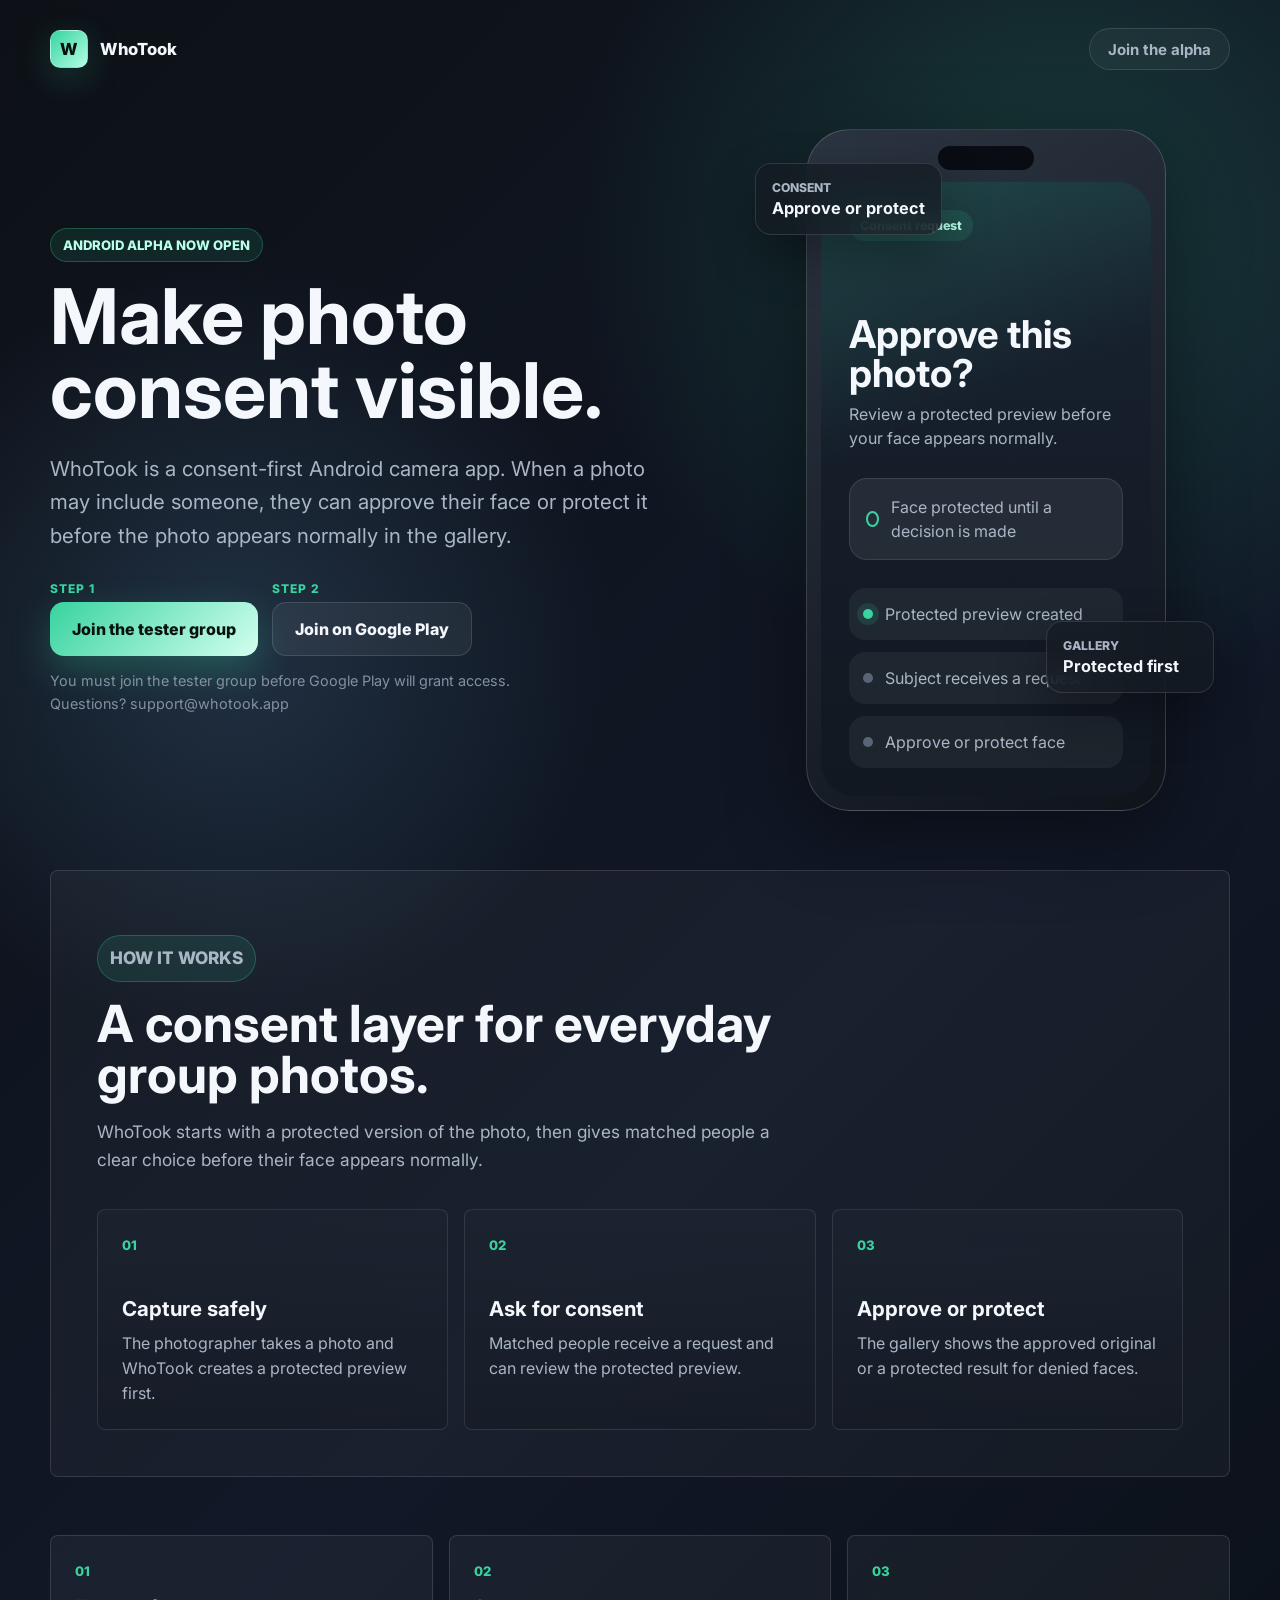
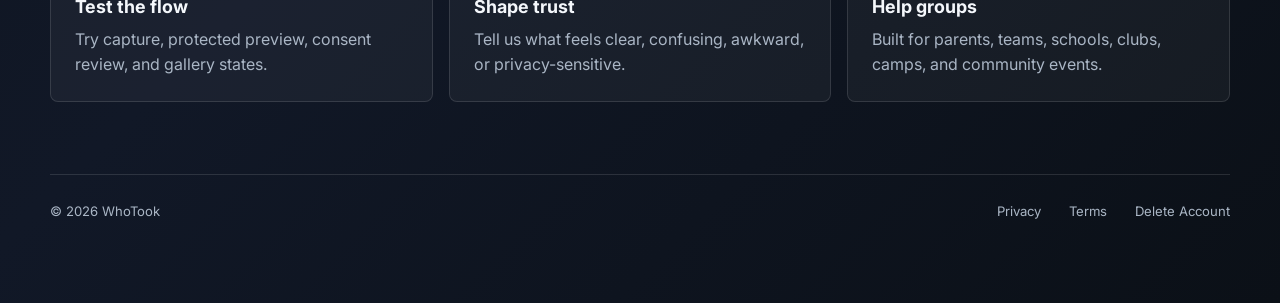
<file: index.html>
<!doctype html>
<html lang="en">
  <head>
    <meta charset="utf-8" />
    <meta name="viewport" content="width=device-width, initial-scale=1" />
    <title>WhoTook | Android Alpha</title>
    <meta
      name="description"
      content="Join the WhoTook Android alpha and help test a consent-first camera app for group photos."
    />
    <meta property="og:title" content="WhoTook | Android Alpha" />
    <meta
      property="og:description"
      content="WhoTook helps people approve their face or protect it before a group photo appears normally in the gallery."
    />
    <meta property="og:type" content="website" />
    <meta name="theme-color" content="#0d1117" />
    <link rel="preconnect" href="https://fonts.googleapis.com" />
    <link rel="preconnect" href="https://fonts.gstatic.com" crossorigin />
    <link
      href="https://fonts.googleapis.com/css2?family=Inter:wght@400;500;600;700;800&display=swap"
      rel="stylesheet"
    />
    <link rel="stylesheet" href="styles.css" />
  </head>
  <body>
    <main class="page-shell">
      <nav class="nav" aria-label="Primary">
        <a class="brand" href="/" aria-label="WhoTook home">
          <span class="brand-mark">W</span>
          <span>WhoTook</span>
        </a>
        <a class="nav-link" href="#join">Join the alpha</a>
      </nav>

      <section class="hero" aria-labelledby="hero-title">
        <div class="hero-copy">
          <p class="eyebrow">Android alpha now open</p>
          <h1 id="hero-title">Make photo consent visible.</h1>
          <p class="hero-text">
            WhoTook is a consent-first Android camera app. When a photo may
            include someone, they can approve their face or protect it before
            the photo appears normally in the gallery.
          </p>
          <div class="join-steps" id="join">
            <div class="join-step">
              <span class="step-label">Step 1</span>
              <a
                class="button primary"
                href="https://groups.google.com/g/whotook-beta-testers"
                target="_blank"
                rel="noreferrer"
              >
                Join the tester group
              </a>
            </div>
            <div class="join-step">
              <span class="step-label">Step 2</span>
              <a
                class="button secondary"
                href="https://play.google.com/apps/testing/com.privacy.whotook"
                target="_blank"
                rel="noreferrer"
              >
                Join on Google Play
              </a>
            </div>
          </div>
          <p class="fine-print">
            You must join the tester group before Google Play will grant access.
          </p>
          <p class="fine-print" style="margin-top: 6px;">
            Questions? <a href="mailto:support@whotook.app">support@whotook.app</a>
          </p>
        </div>

        <div class="phone-stage" aria-label="WhoTook app preview">
          <div class="ambient-card card-one">
            <span>Consent</span>
            <strong>Approve or protect</strong>
          </div>
          <div class="ambient-card card-two">
            <span>Gallery</span>
            <strong>Protected first</strong>
          </div>
          <div class="phone">
            <div class="phone-top"></div>
            <div class="app-screen">
              <div class="status-pill">Consent request</div>
              <h2>Approve this photo?</h2>
              <p>Review a protected preview before your face appears normally.</p>
              <div class="search-box">
                <span></span>
                <p>Face protected until a decision is made</p>
              </div>
              <div class="activity-list">
                <div>
                  <span class="dot active"></span>
                  <p>Protected preview created</p>
                </div>
                <div>
                  <span class="dot"></span>
                  <p>Subject receives a request</p>
                </div>
                <div>
                  <span class="dot"></span>
                  <p>Approve or protect face</p>
                </div>
              </div>
            </div>
          </div>
        </div>
      </section>

      <section class="how-it-works" aria-labelledby="how-title">
        <div class="section-heading">
          <p class="eyebrow">How it works</p>
          <h2 id="how-title">A consent layer for everyday group photos.</h2>
          <p>
            WhoTook starts with a protected version of the photo, then gives
            matched people a clear choice before their face appears normally.
          </p>
        </div>
        <div class="steps-grid">
          <article>
            <span>01</span>
            <h3>Capture safely</h3>
            <p>The photographer takes a photo and WhoTook creates a protected preview first.</p>
          </article>
          <article>
            <span>02</span>
            <h3>Ask for consent</h3>
            <p>Matched people receive a request and can review the protected preview.</p>
          </article>
          <article>
            <span>03</span>
            <h3>Approve or protect</h3>
            <p>The gallery shows the approved original or a protected result for denied faces.</p>
          </article>
        </div>
      </section>

      <section class="proof-grid" aria-label="Why join">
        <article>
          <span>01</span>
          <h2>Test the flow</h2>
          <p>Try capture, protected preview, consent review, and gallery states.</p>
        </article>
        <article>
          <span>02</span>
          <h2>Shape trust</h2>
          <p>Tell us what feels clear, confusing, awkward, or privacy-sensitive.</p>
        </article>
        <article>
          <span>03</span>
          <h2>Help groups</h2>
          <p>Built for parents, teams, schools, clubs, camps, and community events.</p>
        </article>
      </section>
      <footer class="main-footer">
        <span>© 2026 WhoTook</span>
        <div class="main-footer-links">
          <a href="/privacy/">Privacy</a>
          <a href="/terms/">Terms</a>
          <a href="/delete-account/">Delete Account</a>
        </div>
      </footer>
    </main>
  </body>
</html>
</file>
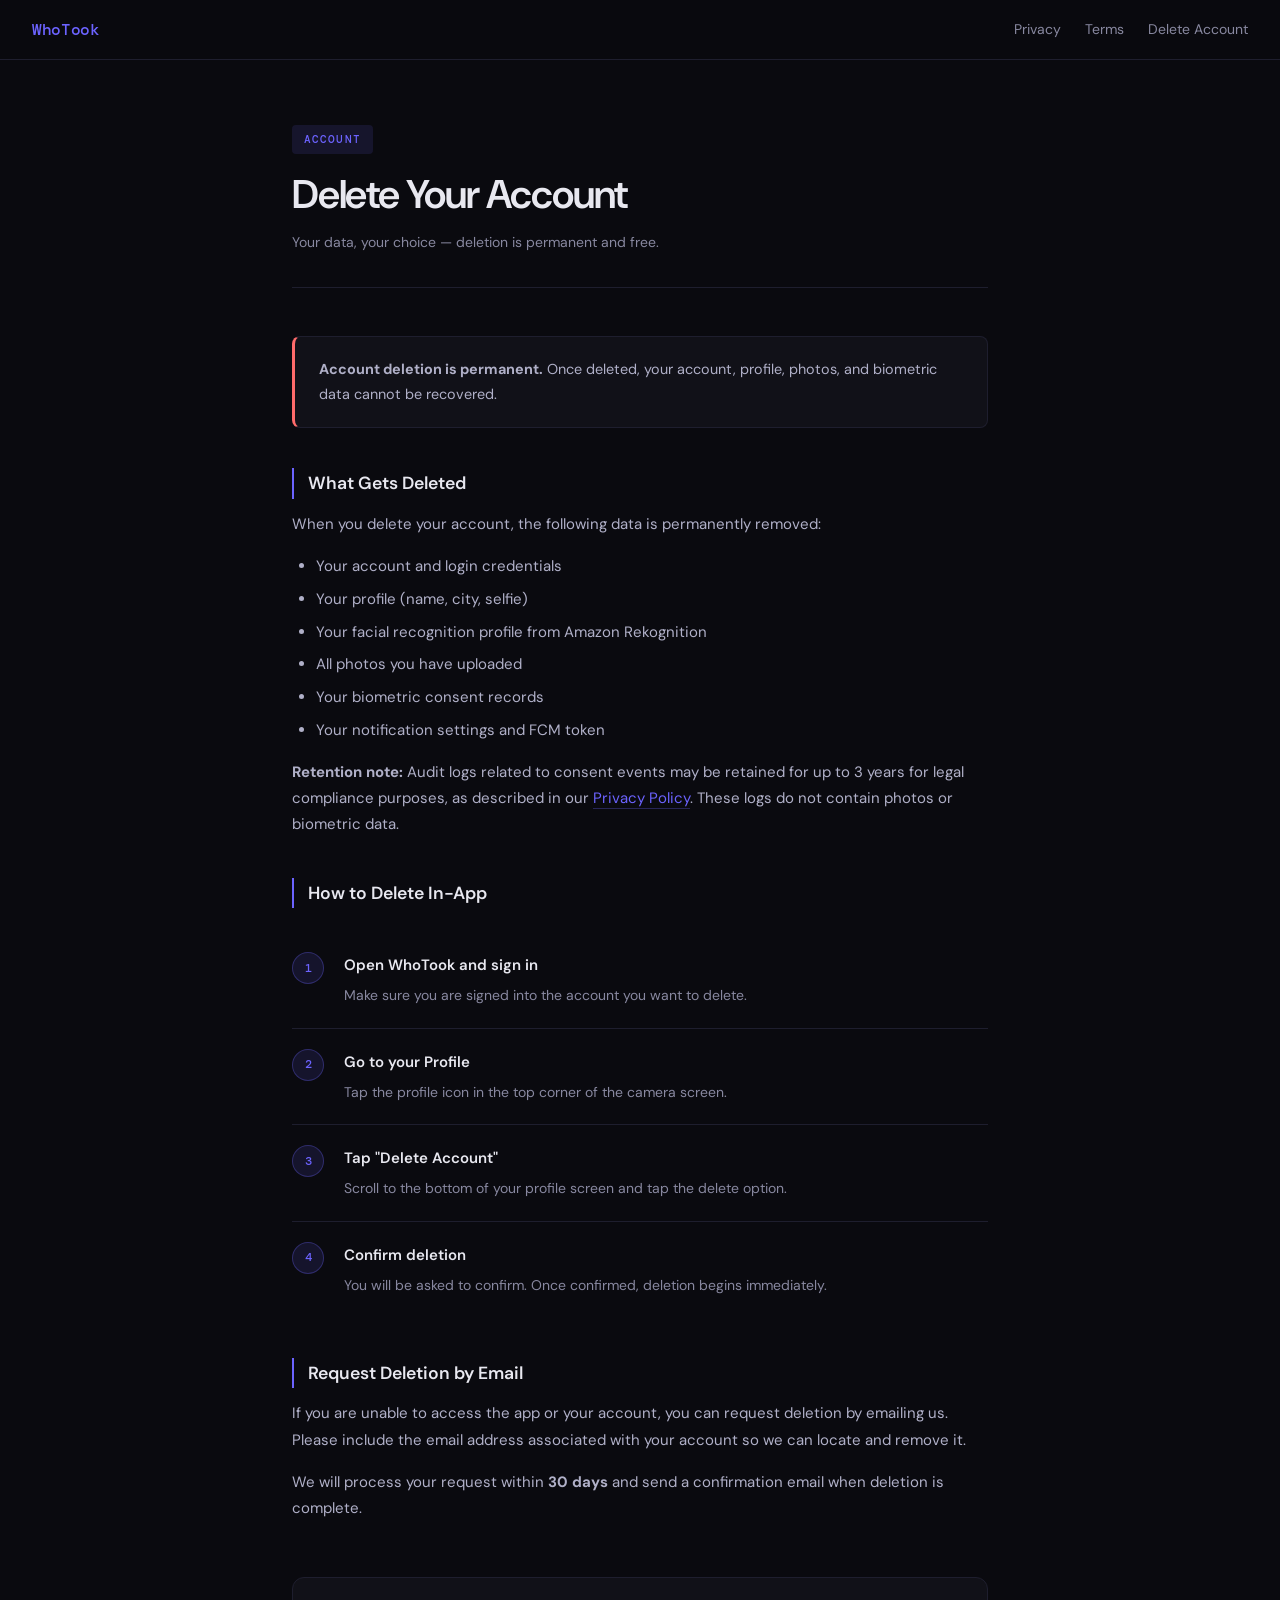
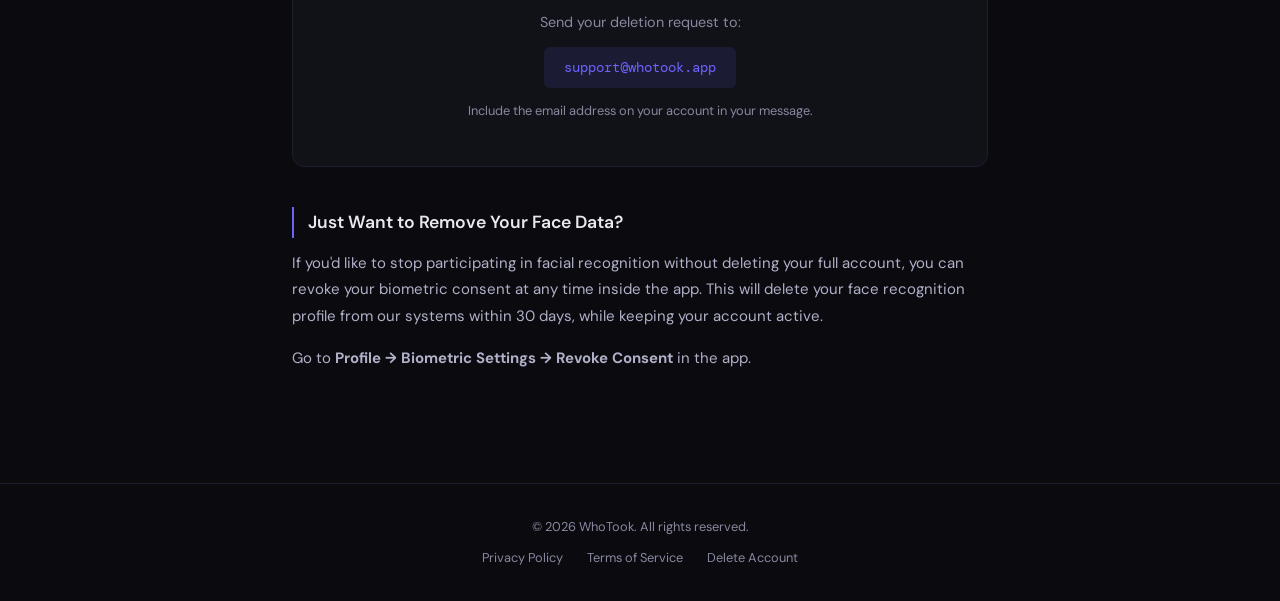
<file: delete-account/index.html>
<!DOCTYPE html>
<html lang="en">
<head>
  <meta charset="UTF-8" />
  <meta name="viewport" content="width=device-width, initial-scale=1.0" />
  <title>Delete Your Account — WhoTook</title>
  <meta name="description" content="How to delete your WhoTook account and all associated data." />
  <link rel="stylesheet" href="../style.css" />
</head>
<body>

<nav>
  <a class="nav-logo" href="/">WhoTook</a>
  <div class="nav-links">
    <a href="/privacy/">Privacy</a>
    <a href="/terms/">Terms</a>
    <a href="/delete-account/">Delete Account</a>
  </div>
</nav>

<div class="page-wrap">
  <header class="page-header">
    <div class="page-tag">Account</div>
    <h1>Delete Your Account</h1>
    <p class="page-meta">Your data, your choice — deletion is permanent and free.</p>
  </header>

  <div class="content">

    <div class="callout warn">
      <p><strong>Account deletion is permanent.</strong> Once deleted, your account, profile, photos, and biometric data cannot be recovered.</p>
    </div>

    <h2>What Gets Deleted</h2>
    <p>When you delete your account, the following data is permanently removed:</p>
    <ul>
      <li>Your account and login credentials</li>
      <li>Your profile (name, city, selfie)</li>
      <li>Your facial recognition profile from Amazon Rekognition</li>
      <li>All photos you have uploaded</li>
      <li>Your biometric consent records</li>
      <li>Your notification settings and FCM token</li>
    </ul>

    <p><strong>Retention note:</strong> Audit logs related to consent events may be retained for up to 3 years for legal compliance purposes, as described in our <a href="/privacy/">Privacy Policy</a>. These logs do not contain photos or biometric data.</p>

    <h2>How to Delete In-App</h2>

    <div class="steps">
      <div class="step">
        <div class="step-num">1</div>
        <div class="step-body">
          <h3>Open WhoTook and sign in</h3>
          <p>Make sure you are signed into the account you want to delete.</p>
        </div>
      </div>
      <div class="step">
        <div class="step-num">2</div>
        <div class="step-body">
          <h3>Go to your Profile</h3>
          <p>Tap the profile icon in the top corner of the camera screen.</p>
        </div>
      </div>
      <div class="step">
        <div class="step-num">3</div>
        <div class="step-body">
          <h3>Tap "Delete Account"</h3>
          <p>Scroll to the bottom of your profile screen and tap the delete option.</p>
        </div>
      </div>
      <div class="step">
        <div class="step-num">4</div>
        <div class="step-body">
          <h3>Confirm deletion</h3>
          <p>You will be asked to confirm. Once confirmed, deletion begins immediately.</p>
        </div>
      </div>
    </div>

    <h2>Request Deletion by Email</h2>
    <p>If you are unable to access the app or your account, you can request deletion by emailing us. Please include the email address associated with your account so we can locate and remove it.</p>
    <p>We will process your request within <strong>30 days</strong> and send a confirmation email when deletion is complete.</p>

    <div class="contact-box">
      <p>Send your deletion request to:</p>
      <a class="email-link" href="mailto:support@whotook.app?subject=Account%20Deletion%20Request">support@whotook.app</a>
      <p style="margin-top: 0.75rem; font-size: 0.8rem;">Include the email address on your account in your message.</p>
    </div>

    <h2>Just Want to Remove Your Face Data?</h2>
    <p>If you'd like to stop participating in facial recognition without deleting your full account, you can revoke your biometric consent at any time inside the app. This will delete your face recognition profile from our systems within 30 days, while keeping your account active.</p>
    <p>Go to <strong>Profile → Biometric Settings → Revoke Consent</strong> in the app.</p>

  </div>
</div>

<footer>
  <div>© 2026 WhoTook. All rights reserved.</div>
  <div class="footer-links">
    <a href="/privacy/">Privacy Policy</a>
    <a href="/terms/">Terms of Service</a>
    <a href="/delete-account/">Delete Account</a>
  </div>
</footer>

</body>
</html>
</file>
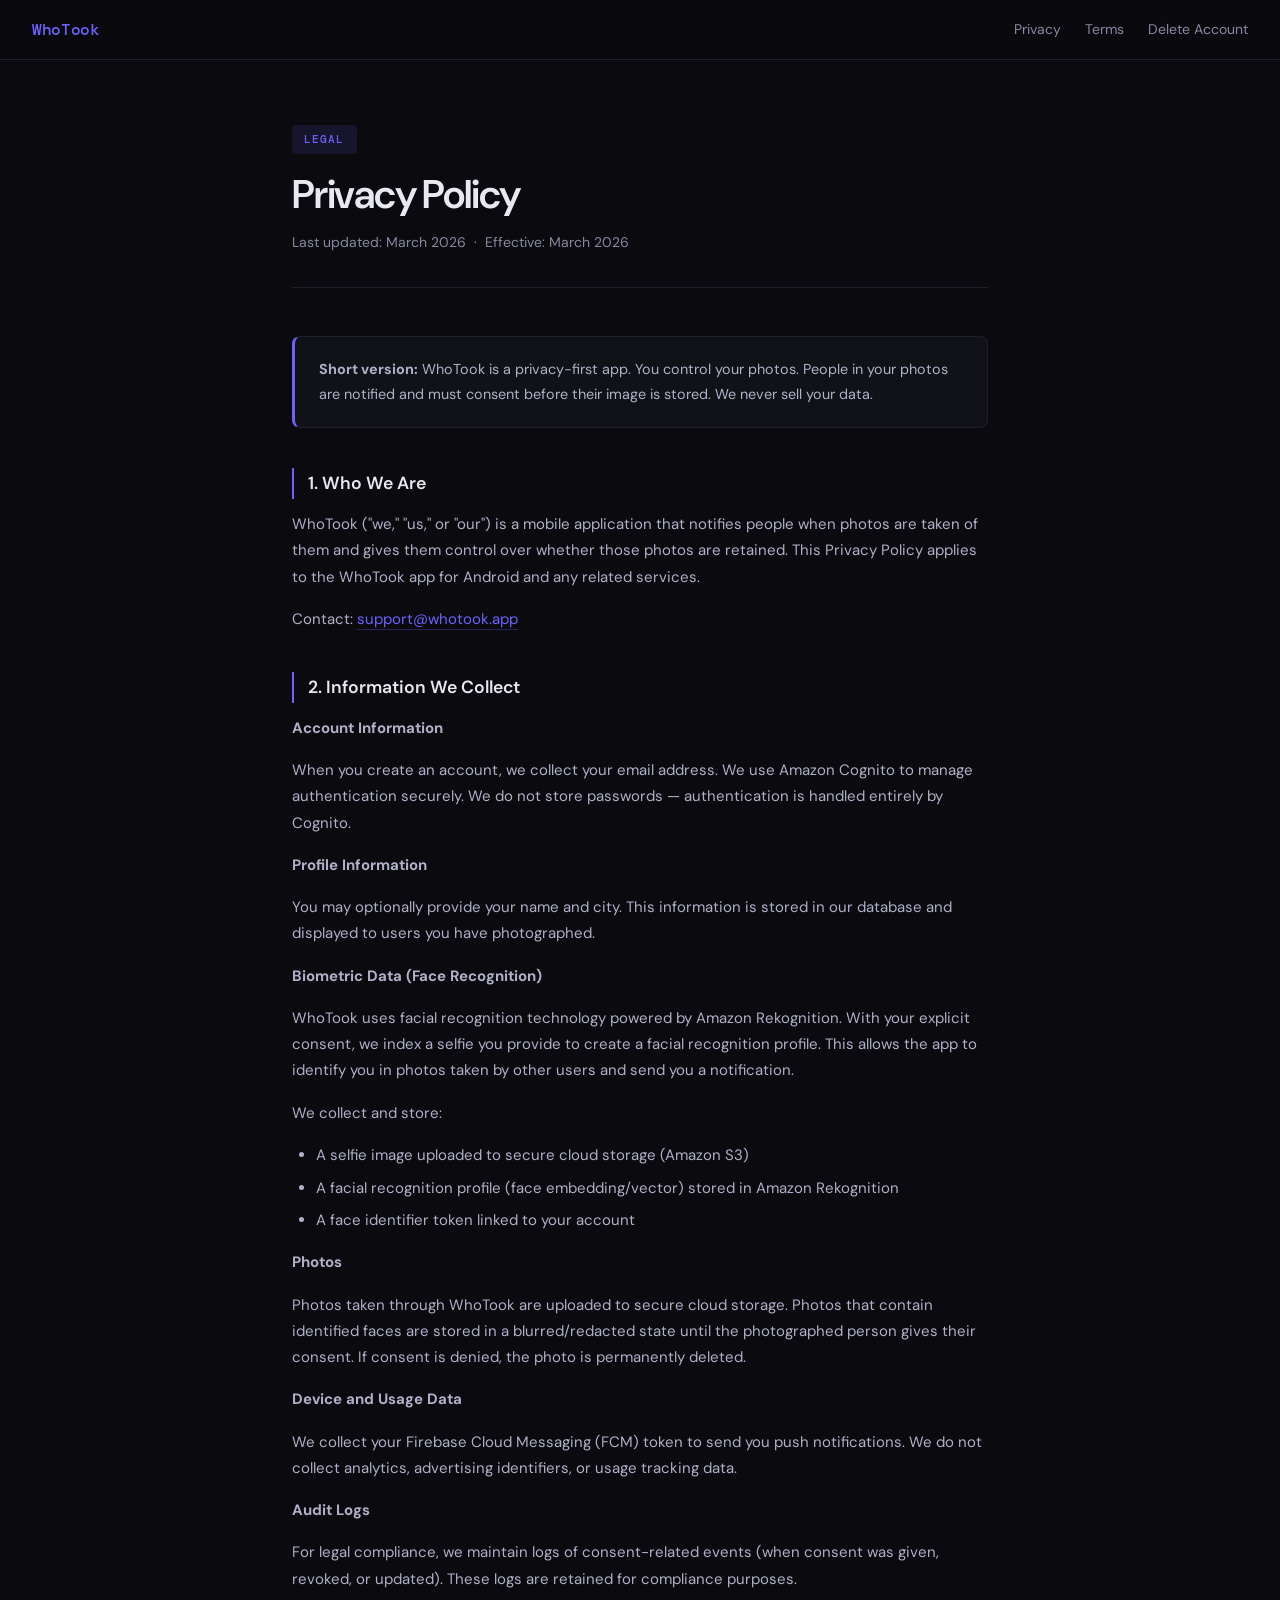
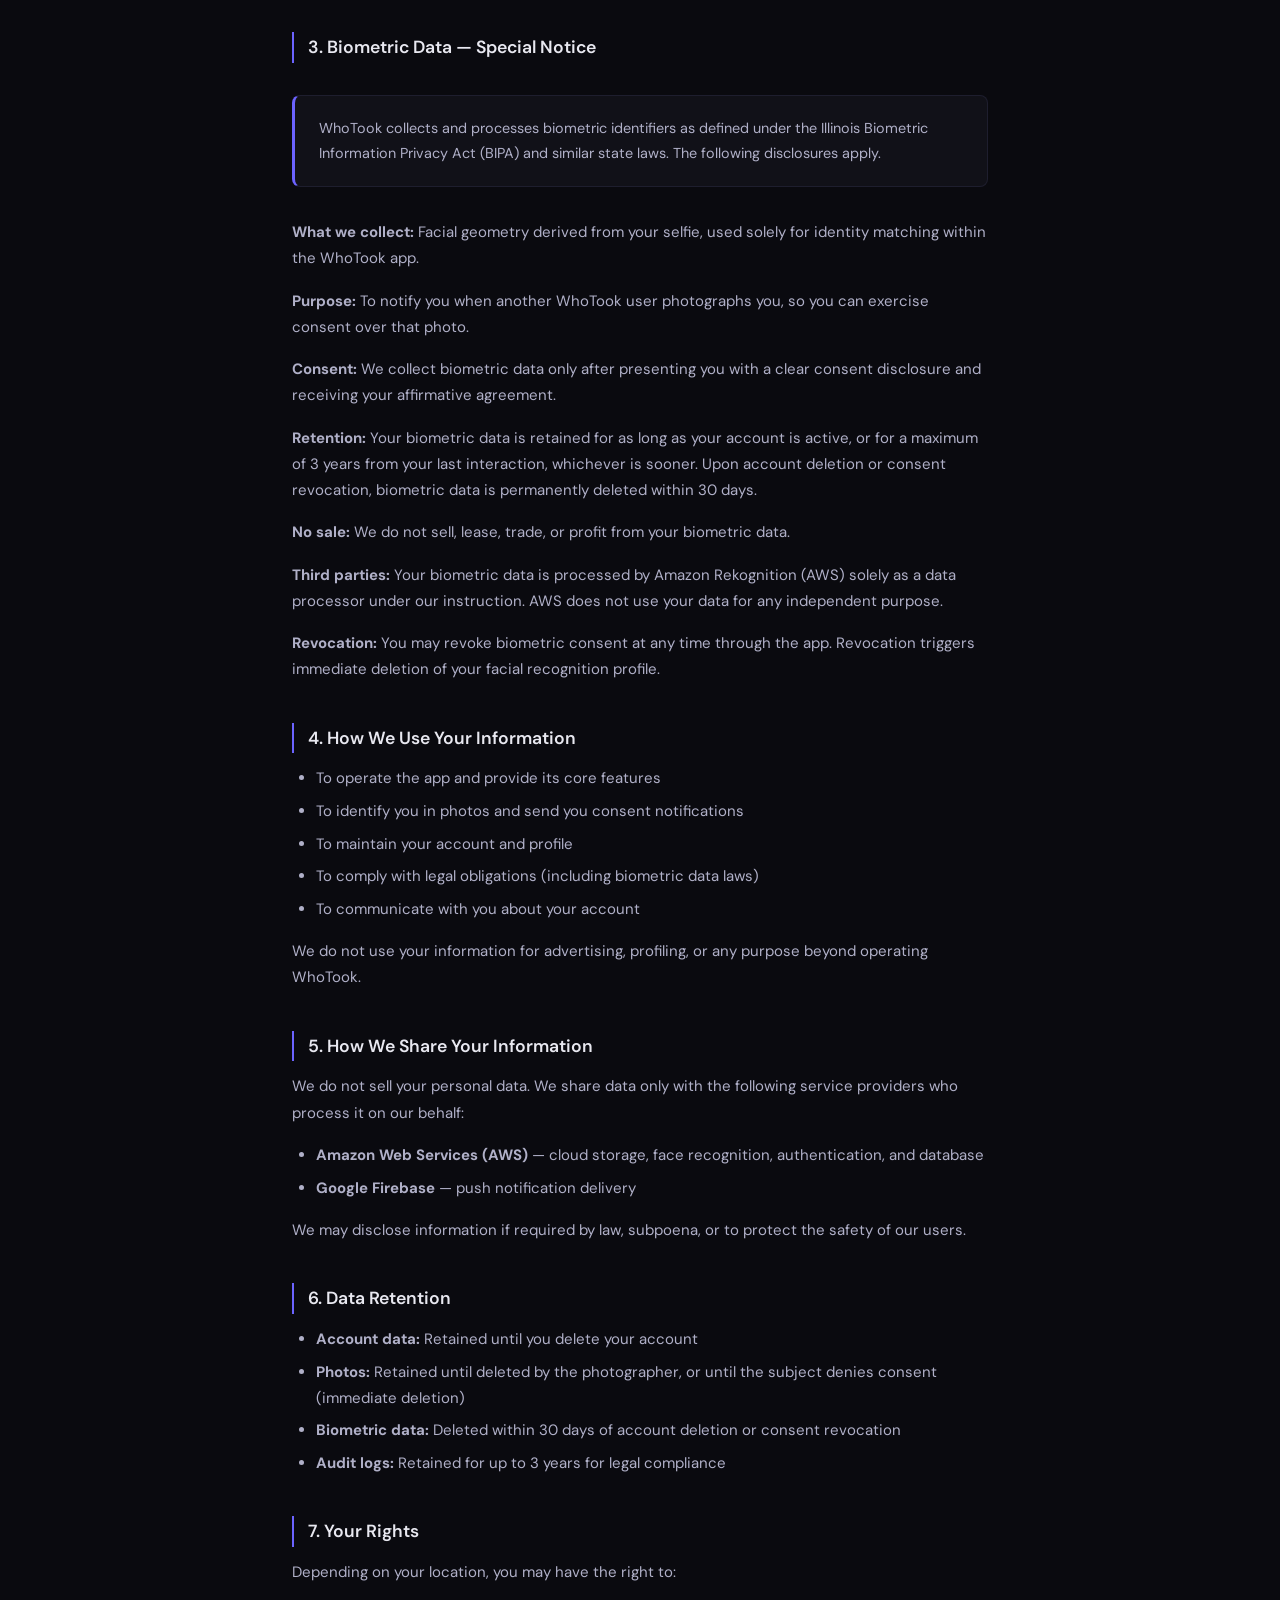
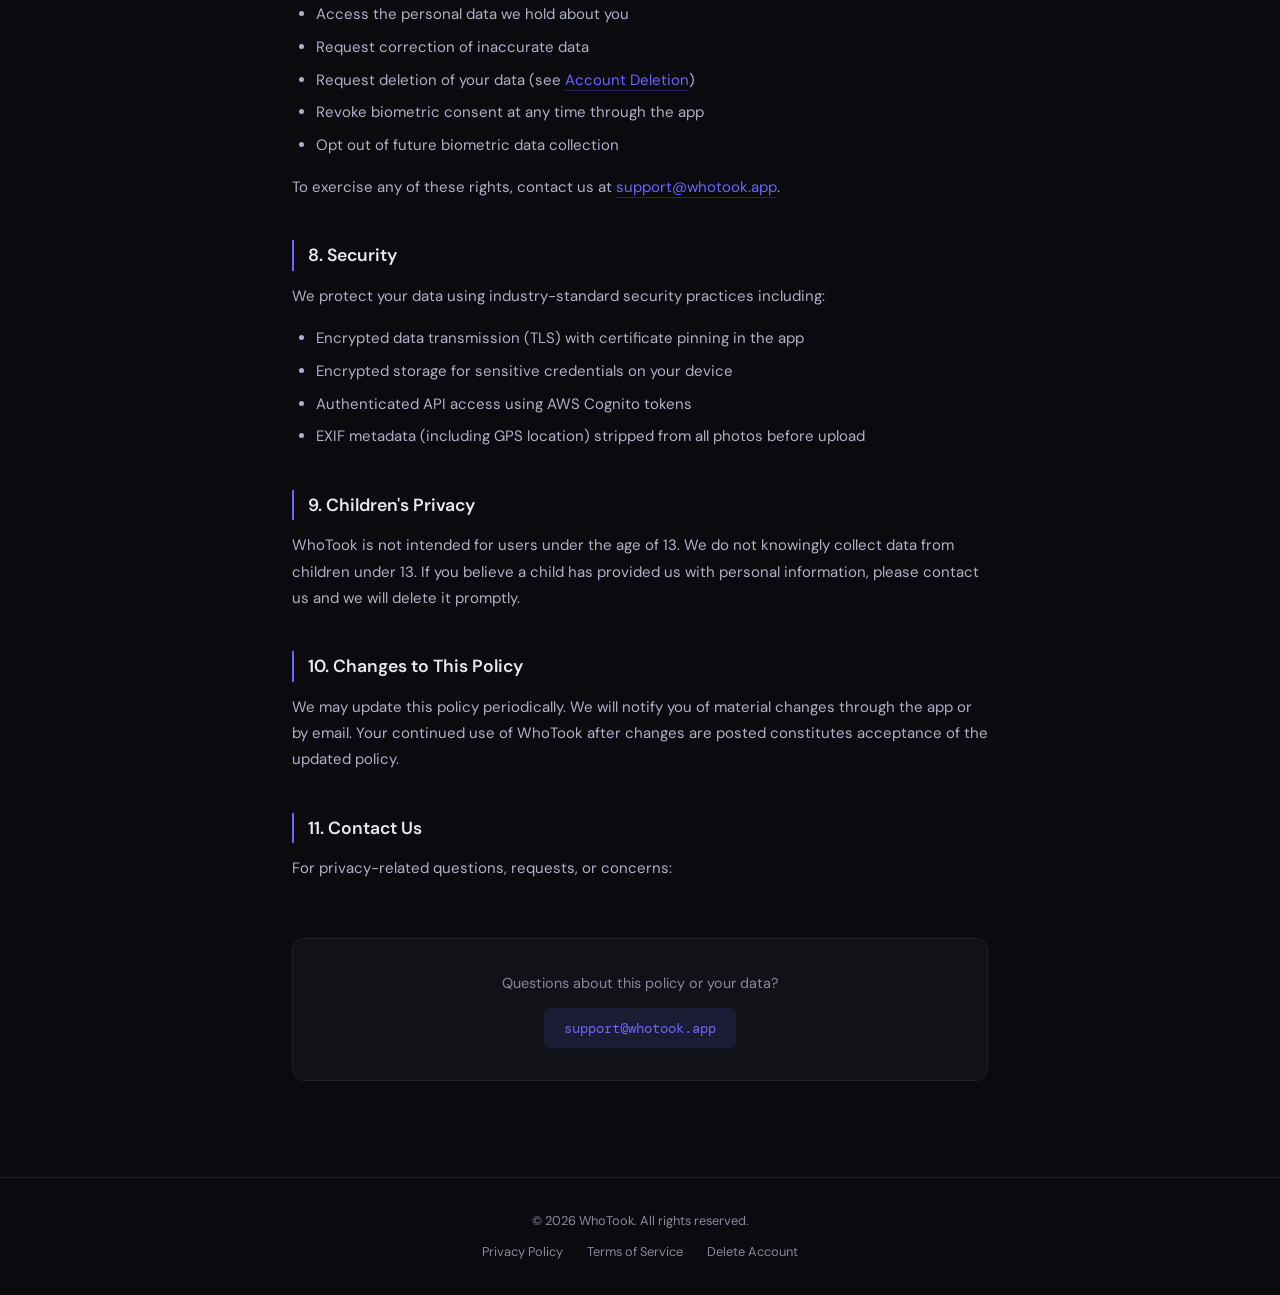
<file: privacy/index.html>
<!DOCTYPE html>
<html lang="en">
<head>
  <meta charset="UTF-8" />
  <meta name="viewport" content="width=device-width, initial-scale=1.0" />
  <title>Privacy Policy — WhoTook</title>
  <meta name="description" content="WhoTook Privacy Policy — how we collect, use, and protect your data." />
  <link rel="stylesheet" href="../style.css" />
</head>
<body>

<nav>
  <a class="nav-logo" href="/">WhoTook</a>
  <div class="nav-links">
    <a href="/privacy/">Privacy</a>
    <a href="/terms/">Terms</a>
    <a href="/delete-account/">Delete Account</a>
  </div>
</nav>

<div class="page-wrap">
  <header class="page-header">
    <div class="page-tag">Legal</div>
    <h1>Privacy Policy</h1>
    <p class="page-meta">Last updated: March 2026 &nbsp;·&nbsp; Effective: March 2026</p>
  </header>

  <div class="content">

    <div class="callout">
      <p><strong>Short version:</strong> WhoTook is a privacy-first app. You control your photos. People in your photos are notified and must consent before their image is stored. We never sell your data.</p>
    </div>

    <h2>1. Who We Are</h2>
    <p>WhoTook ("we," "us," or "our") is a mobile application that notifies people when photos are taken of them and gives them control over whether those photos are retained. This Privacy Policy applies to the WhoTook app for Android and any related services.</p>
    <p>Contact: <a href="mailto:support@whotook.app">support@whotook.app</a></p>

    <h2>2. Information We Collect</h2>

    <p><strong>Account Information</strong></p>
    <p>When you create an account, we collect your email address. We use Amazon Cognito to manage authentication securely. We do not store passwords — authentication is handled entirely by Cognito.</p>

    <p><strong>Profile Information</strong></p>
    <p>You may optionally provide your name and city. This information is stored in our database and displayed to users you have photographed.</p>

    <p><strong>Biometric Data (Face Recognition)</strong></p>
    <p>WhoTook uses facial recognition technology powered by Amazon Rekognition. With your explicit consent, we index a selfie you provide to create a facial recognition profile. This allows the app to identify you in photos taken by other users and send you a notification.</p>
    <p>We collect and store:</p>
    <ul>
      <li>A selfie image uploaded to secure cloud storage (Amazon S3)</li>
      <li>A facial recognition profile (face embedding/vector) stored in Amazon Rekognition</li>
      <li>A face identifier token linked to your account</li>
    </ul>

    <p><strong>Photos</strong></p>
    <p>Photos taken through WhoTook are uploaded to secure cloud storage. Photos that contain identified faces are stored in a blurred/redacted state until the photographed person gives their consent. If consent is denied, the photo is permanently deleted.</p>

    <p><strong>Device and Usage Data</strong></p>
    <p>We collect your Firebase Cloud Messaging (FCM) token to send you push notifications. We do not collect analytics, advertising identifiers, or usage tracking data.</p>

    <p><strong>Audit Logs</strong></p>
    <p>For legal compliance, we maintain logs of consent-related events (when consent was given, revoked, or updated). These logs are retained for compliance purposes.</p>

    <h2>3. Biometric Data — Special Notice</h2>

    <div class="callout">
      <p>WhoTook collects and processes biometric identifiers as defined under the Illinois Biometric Information Privacy Act (BIPA) and similar state laws. The following disclosures apply.</p>
    </div>

    <p><strong>What we collect:</strong> Facial geometry derived from your selfie, used solely for identity matching within the WhoTook app.</p>
    <p><strong>Purpose:</strong> To notify you when another WhoTook user photographs you, so you can exercise consent over that photo.</p>
    <p><strong>Consent:</strong> We collect biometric data only after presenting you with a clear consent disclosure and receiving your affirmative agreement.</p>
    <p><strong>Retention:</strong> Your biometric data is retained for as long as your account is active, or for a maximum of 3 years from your last interaction, whichever is sooner. Upon account deletion or consent revocation, biometric data is permanently deleted within 30 days.</p>
    <p><strong>No sale:</strong> We do not sell, lease, trade, or profit from your biometric data.</p>
    <p><strong>Third parties:</strong> Your biometric data is processed by Amazon Rekognition (AWS) solely as a data processor under our instruction. AWS does not use your data for any independent purpose.</p>
    <p><strong>Revocation:</strong> You may revoke biometric consent at any time through the app. Revocation triggers immediate deletion of your facial recognition profile.</p>

    <h2>4. How We Use Your Information</h2>
    <ul>
      <li>To operate the app and provide its core features</li>
      <li>To identify you in photos and send you consent notifications</li>
      <li>To maintain your account and profile</li>
      <li>To comply with legal obligations (including biometric data laws)</li>
      <li>To communicate with you about your account</li>
    </ul>
    <p>We do not use your information for advertising, profiling, or any purpose beyond operating WhoTook.</p>

    <h2>5. How We Share Your Information</h2>
    <p>We do not sell your personal data. We share data only with the following service providers who process it on our behalf:</p>
    <ul>
      <li><strong>Amazon Web Services (AWS)</strong> — cloud storage, face recognition, authentication, and database</li>
      <li><strong>Google Firebase</strong> — push notification delivery</li>
    </ul>
    <p>We may disclose information if required by law, subpoena, or to protect the safety of our users.</p>

    <h2>6. Data Retention</h2>
    <ul>
      <li><strong>Account data:</strong> Retained until you delete your account</li>
      <li><strong>Photos:</strong> Retained until deleted by the photographer, or until the subject denies consent (immediate deletion)</li>
      <li><strong>Biometric data:</strong> Deleted within 30 days of account deletion or consent revocation</li>
      <li><strong>Audit logs:</strong> Retained for up to 3 years for legal compliance</li>
    </ul>

    <h2>7. Your Rights</h2>
    <p>Depending on your location, you may have the right to:</p>
    <ul>
      <li>Access the personal data we hold about you</li>
      <li>Request correction of inaccurate data</li>
      <li>Request deletion of your data (see <a href="/delete-account/">Account Deletion</a>)</li>
      <li>Revoke biometric consent at any time through the app</li>
      <li>Opt out of future biometric data collection</li>
    </ul>
    <p>To exercise any of these rights, contact us at <a href="mailto:support@whotook.app">support@whotook.app</a>.</p>

    <h2>8. Security</h2>
    <p>We protect your data using industry-standard security practices including:</p>
    <ul>
      <li>Encrypted data transmission (TLS) with certificate pinning in the app</li>
      <li>Encrypted storage for sensitive credentials on your device</li>
      <li>Authenticated API access using AWS Cognito tokens</li>
      <li>EXIF metadata (including GPS location) stripped from all photos before upload</li>
    </ul>

    <h2>9. Children's Privacy</h2>
    <p>WhoTook is not intended for users under the age of 13. We do not knowingly collect data from children under 13. If you believe a child has provided us with personal information, please contact us and we will delete it promptly.</p>

    <h2>10. Changes to This Policy</h2>
    <p>We may update this policy periodically. We will notify you of material changes through the app or by email. Your continued use of WhoTook after changes are posted constitutes acceptance of the updated policy.</p>

    <h2>11. Contact Us</h2>
    <p>For privacy-related questions, requests, or concerns:</p>

    <div class="contact-box">
      <p>Questions about this policy or your data?</p>
      <a class="email-link" href="mailto:support@whotook.app">support@whotook.app</a>
    </div>

  </div>
</div>

<footer>
  <div>© 2026 WhoTook. All rights reserved.</div>
  <div class="footer-links">
    <a href="/privacy/">Privacy Policy</a>
    <a href="/terms/">Terms of Service</a>
    <a href="/delete-account/">Delete Account</a>
  </div>
</footer>

</body>
</html>
</file>
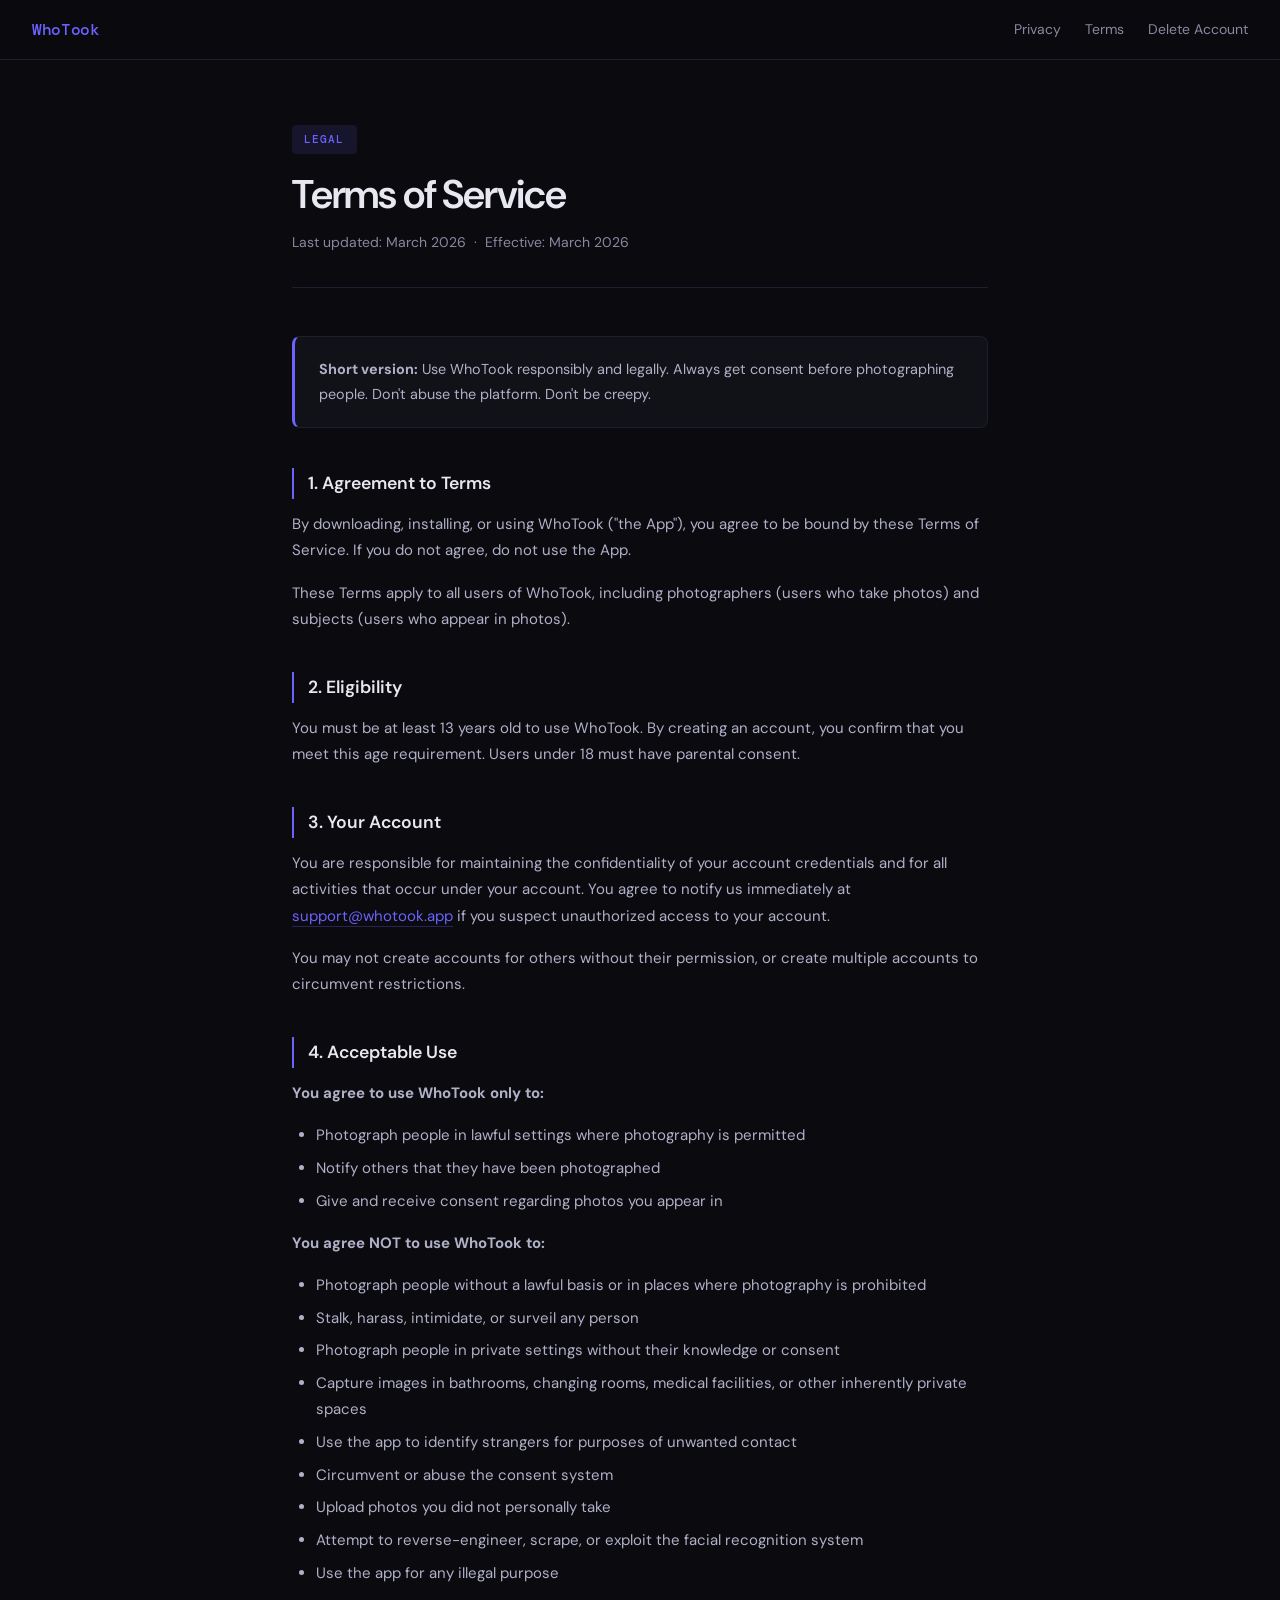
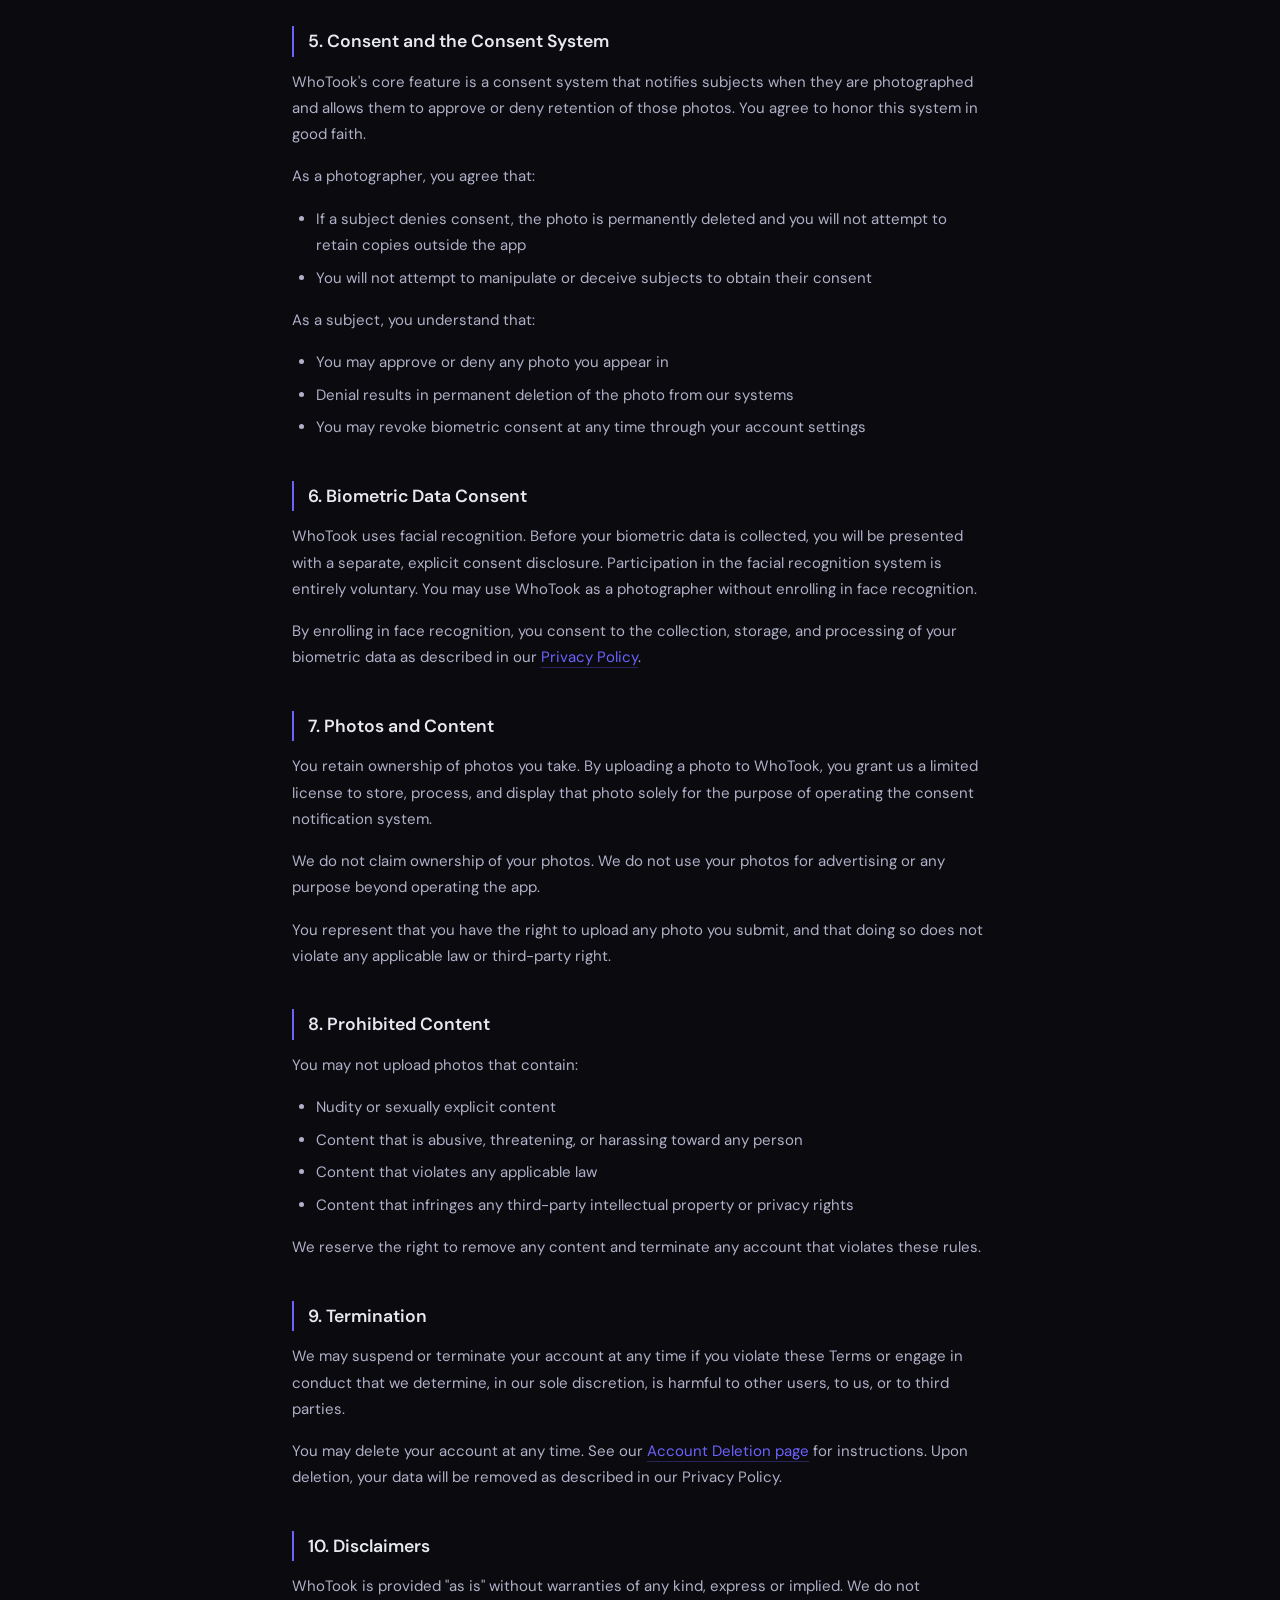
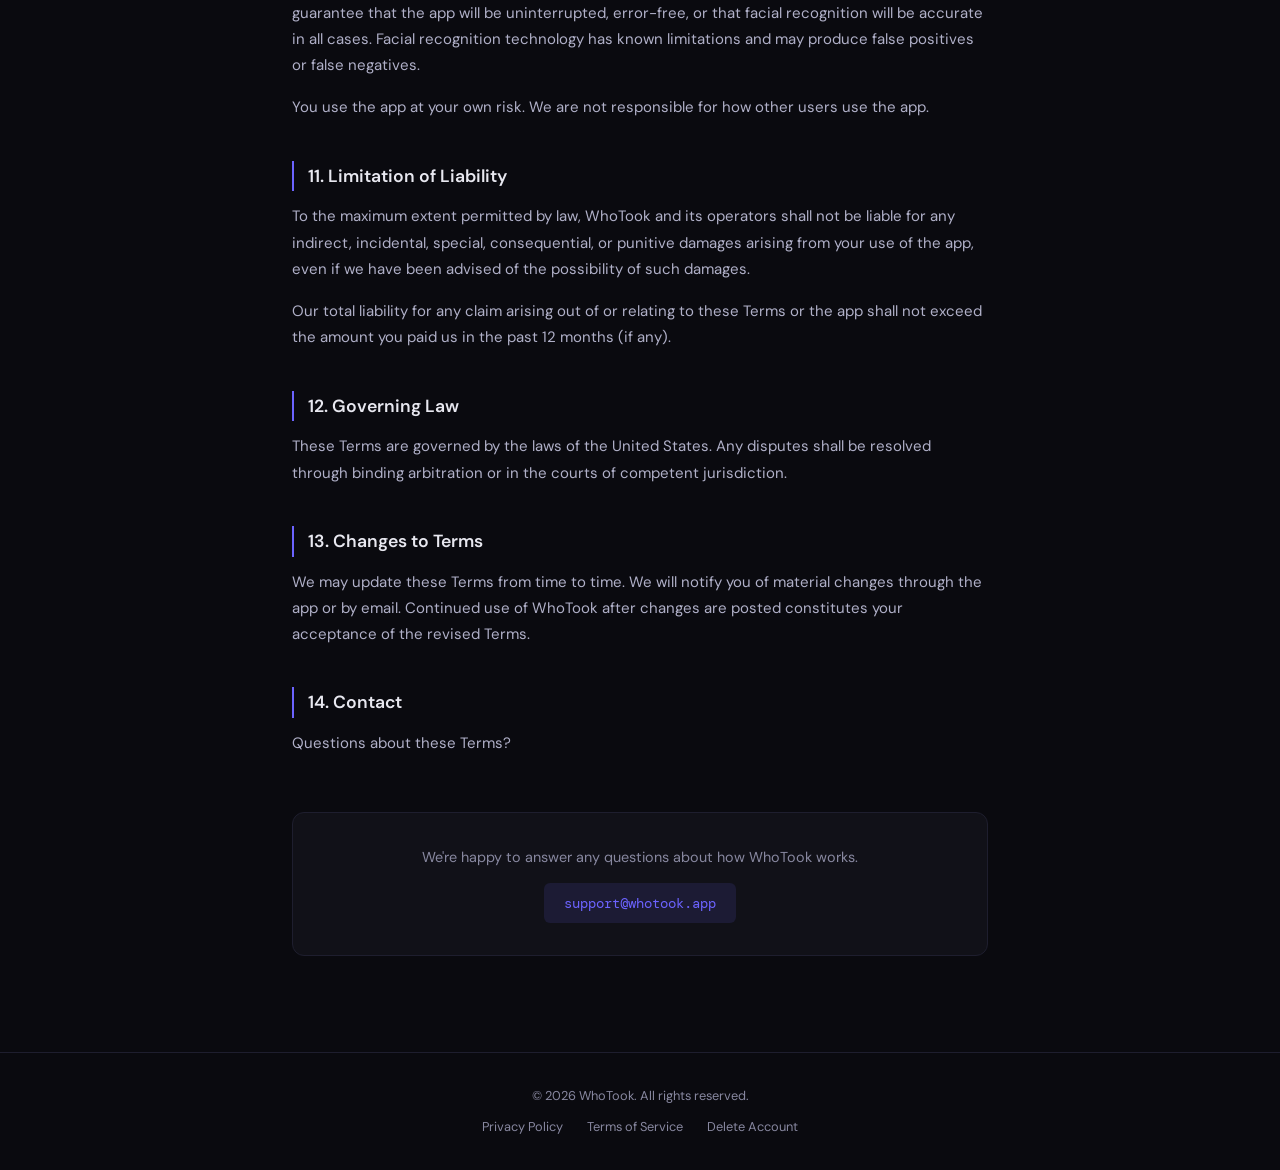
<file: terms/index.html>
<!DOCTYPE html>
<html lang="en">
<head>
  <meta charset="UTF-8" />
  <meta name="viewport" content="width=device-width, initial-scale=1.0" />
  <title>Terms of Service — WhoTook</title>
  <meta name="description" content="WhoTook Terms of Service." />
  <link rel="stylesheet" href="../style.css" />
</head>
<body>

<nav>
  <a class="nav-logo" href="/">WhoTook</a>
  <div class="nav-links">
    <a href="/privacy/">Privacy</a>
    <a href="/terms/">Terms</a>
    <a href="/delete-account/">Delete Account</a>
  </div>
</nav>

<div class="page-wrap">
  <header class="page-header">
    <div class="page-tag">Legal</div>
    <h1>Terms of Service</h1>
    <p class="page-meta">Last updated: March 2026 &nbsp;·&nbsp; Effective: March 2026</p>
  </header>

  <div class="content">

    <div class="callout">
      <p><strong>Short version:</strong> Use WhoTook responsibly and legally. Always get consent before photographing people. Don't abuse the platform. Don't be creepy.</p>
    </div>

    <h2>1. Agreement to Terms</h2>
    <p>By downloading, installing, or using WhoTook ("the App"), you agree to be bound by these Terms of Service. If you do not agree, do not use the App.</p>
    <p>These Terms apply to all users of WhoTook, including photographers (users who take photos) and subjects (users who appear in photos).</p>

    <h2>2. Eligibility</h2>
    <p>You must be at least 13 years old to use WhoTook. By creating an account, you confirm that you meet this age requirement. Users under 18 must have parental consent.</p>

    <h2>3. Your Account</h2>
    <p>You are responsible for maintaining the confidentiality of your account credentials and for all activities that occur under your account. You agree to notify us immediately at <a href="mailto:support@whotook.app">support@whotook.app</a> if you suspect unauthorized access to your account.</p>
    <p>You may not create accounts for others without their permission, or create multiple accounts to circumvent restrictions.</p>

    <h2>4. Acceptable Use</h2>

    <p><strong>You agree to use WhoTook only to:</strong></p>
    <ul>
      <li>Photograph people in lawful settings where photography is permitted</li>
      <li>Notify others that they have been photographed</li>
      <li>Give and receive consent regarding photos you appear in</li>
    </ul>

    <p><strong>You agree NOT to use WhoTook to:</strong></p>
    <ul>
      <li>Photograph people without a lawful basis or in places where photography is prohibited</li>
      <li>Stalk, harass, intimidate, or surveil any person</li>
      <li>Photograph people in private settings without their knowledge or consent</li>
      <li>Capture images in bathrooms, changing rooms, medical facilities, or other inherently private spaces</li>
      <li>Use the app to identify strangers for purposes of unwanted contact</li>
      <li>Circumvent or abuse the consent system</li>
      <li>Upload photos you did not personally take</li>
      <li>Attempt to reverse-engineer, scrape, or exploit the facial recognition system</li>
      <li>Use the app for any illegal purpose</li>
    </ul>

    <h2>5. Consent and the Consent System</h2>
    <p>WhoTook's core feature is a consent system that notifies subjects when they are photographed and allows them to approve or deny retention of those photos. You agree to honor this system in good faith.</p>
    <p>As a photographer, you agree that:</p>
    <ul>
      <li>If a subject denies consent, the photo is permanently deleted and you will not attempt to retain copies outside the app</li>
      <li>You will not attempt to manipulate or deceive subjects to obtain their consent</li>
    </ul>
    <p>As a subject, you understand that:</p>
    <ul>
      <li>You may approve or deny any photo you appear in</li>
      <li>Denial results in permanent deletion of the photo from our systems</li>
      <li>You may revoke biometric consent at any time through your account settings</li>
    </ul>

    <h2>6. Biometric Data Consent</h2>
    <p>WhoTook uses facial recognition. Before your biometric data is collected, you will be presented with a separate, explicit consent disclosure. Participation in the facial recognition system is entirely voluntary. You may use WhoTook as a photographer without enrolling in face recognition.</p>
    <p>By enrolling in face recognition, you consent to the collection, storage, and processing of your biometric data as described in our <a href="/privacy/">Privacy Policy</a>.</p>

    <h2>7. Photos and Content</h2>
    <p>You retain ownership of photos you take. By uploading a photo to WhoTook, you grant us a limited license to store, process, and display that photo solely for the purpose of operating the consent notification system.</p>
    <p>We do not claim ownership of your photos. We do not use your photos for advertising or any purpose beyond operating the app.</p>
    <p>You represent that you have the right to upload any photo you submit, and that doing so does not violate any applicable law or third-party right.</p>

    <h2>8. Prohibited Content</h2>
    <p>You may not upload photos that contain:</p>
    <ul>
      <li>Nudity or sexually explicit content</li>
      <li>Content that is abusive, threatening, or harassing toward any person</li>
      <li>Content that violates any applicable law</li>
      <li>Content that infringes any third-party intellectual property or privacy rights</li>
    </ul>
    <p>We reserve the right to remove any content and terminate any account that violates these rules.</p>

    <h2>9. Termination</h2>
    <p>We may suspend or terminate your account at any time if you violate these Terms or engage in conduct that we determine, in our sole discretion, is harmful to other users, to us, or to third parties.</p>
    <p>You may delete your account at any time. See our <a href="/delete-account/">Account Deletion page</a> for instructions. Upon deletion, your data will be removed as described in our Privacy Policy.</p>

    <h2>10. Disclaimers</h2>
    <p>WhoTook is provided "as is" without warranties of any kind, express or implied. We do not guarantee that the app will be uninterrupted, error-free, or that facial recognition will be accurate in all cases. Facial recognition technology has known limitations and may produce false positives or false negatives.</p>
    <p>You use the app at your own risk. We are not responsible for how other users use the app.</p>

    <h2>11. Limitation of Liability</h2>
    <p>To the maximum extent permitted by law, WhoTook and its operators shall not be liable for any indirect, incidental, special, consequential, or punitive damages arising from your use of the app, even if we have been advised of the possibility of such damages.</p>
    <p>Our total liability for any claim arising out of or relating to these Terms or the app shall not exceed the amount you paid us in the past 12 months (if any).</p>

    <h2>12. Governing Law</h2>
    <p>These Terms are governed by the laws of the United States. Any disputes shall be resolved through binding arbitration or in the courts of competent jurisdiction.</p>

    <h2>13. Changes to Terms</h2>
    <p>We may update these Terms from time to time. We will notify you of material changes through the app or by email. Continued use of WhoTook after changes are posted constitutes your acceptance of the revised Terms.</p>

    <h2>14. Contact</h2>
    <p>Questions about these Terms?</p>

    <div class="contact-box">
      <p>We're happy to answer any questions about how WhoTook works.</p>
      <a class="email-link" href="mailto:support@whotook.app">support@whotook.app</a>
    </div>

  </div>
</div>

<footer>
  <div>© 2026 WhoTook. All rights reserved.</div>
  <div class="footer-links">
    <a href="/privacy/">Privacy Policy</a>
    <a href="/terms/">Terms of Service</a>
    <a href="/delete-account/">Delete Account</a>
  </div>
</footer>

</body>
</html>
</file>
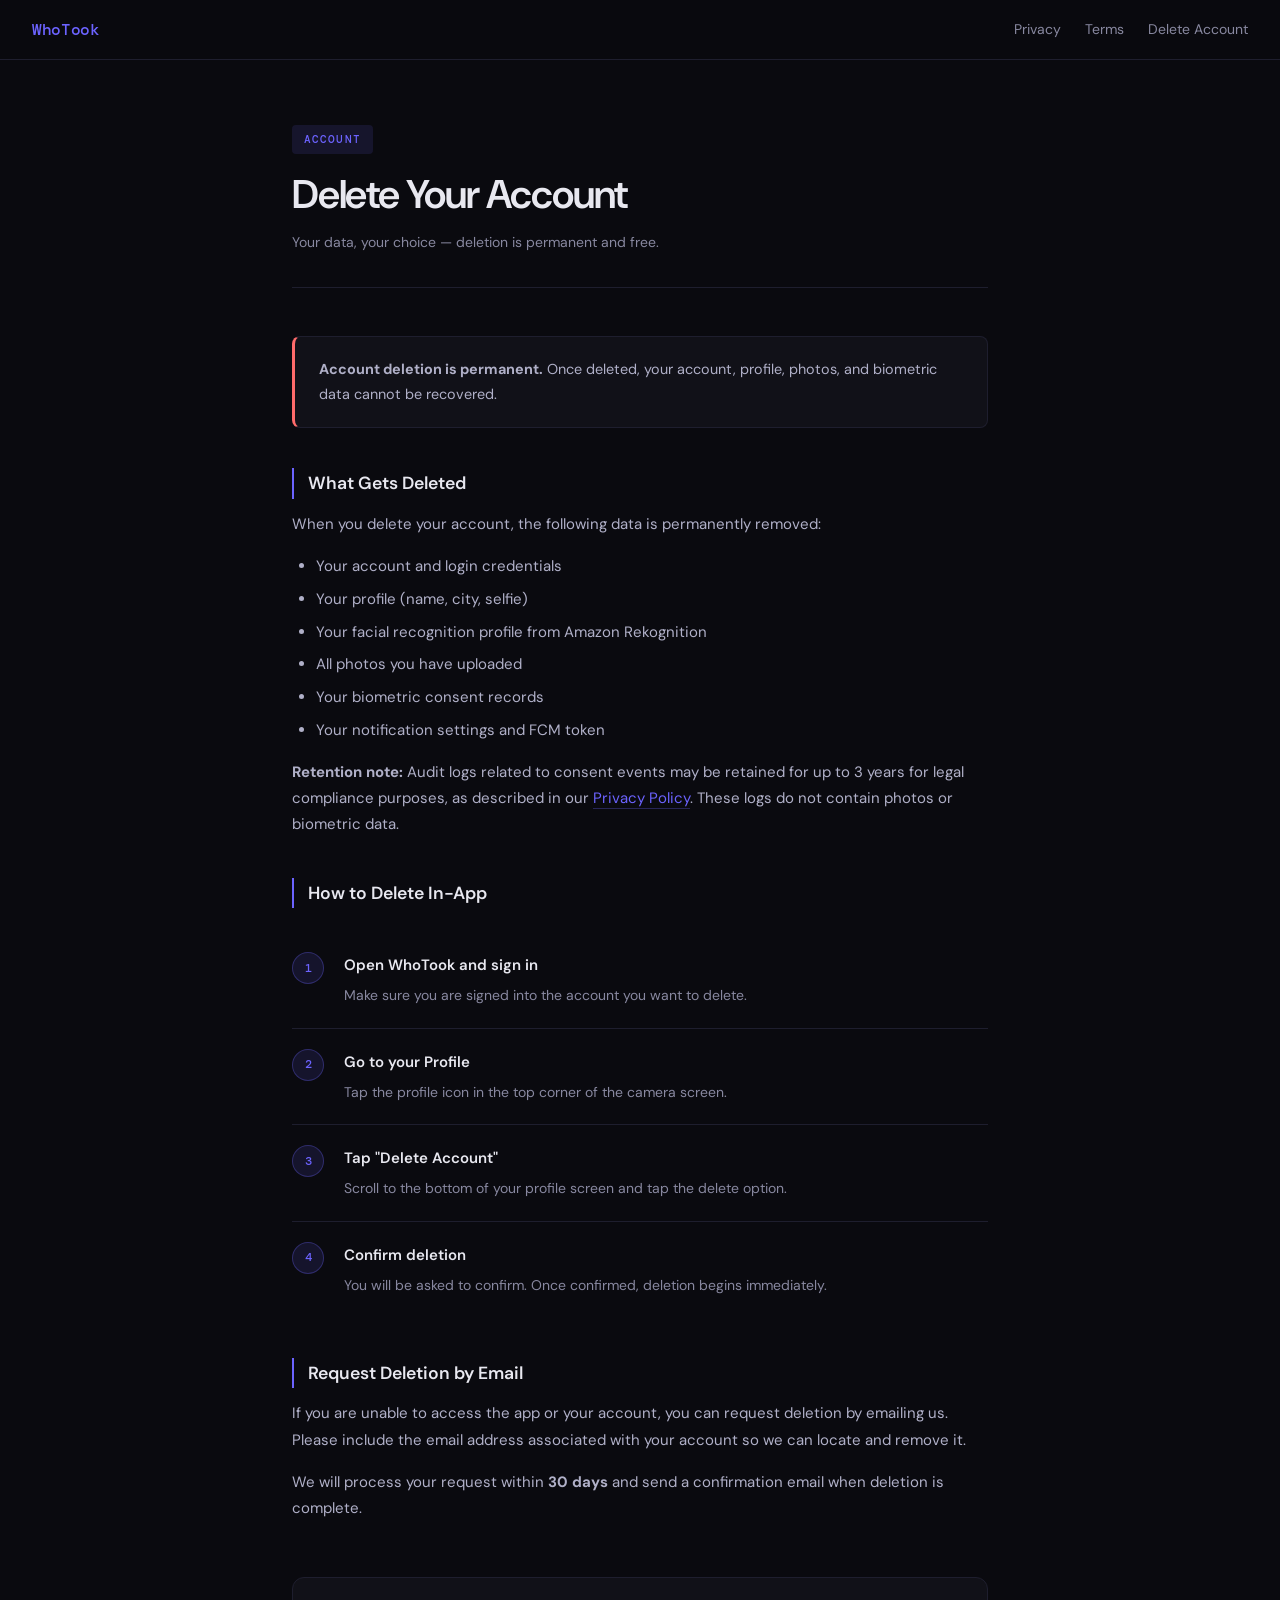
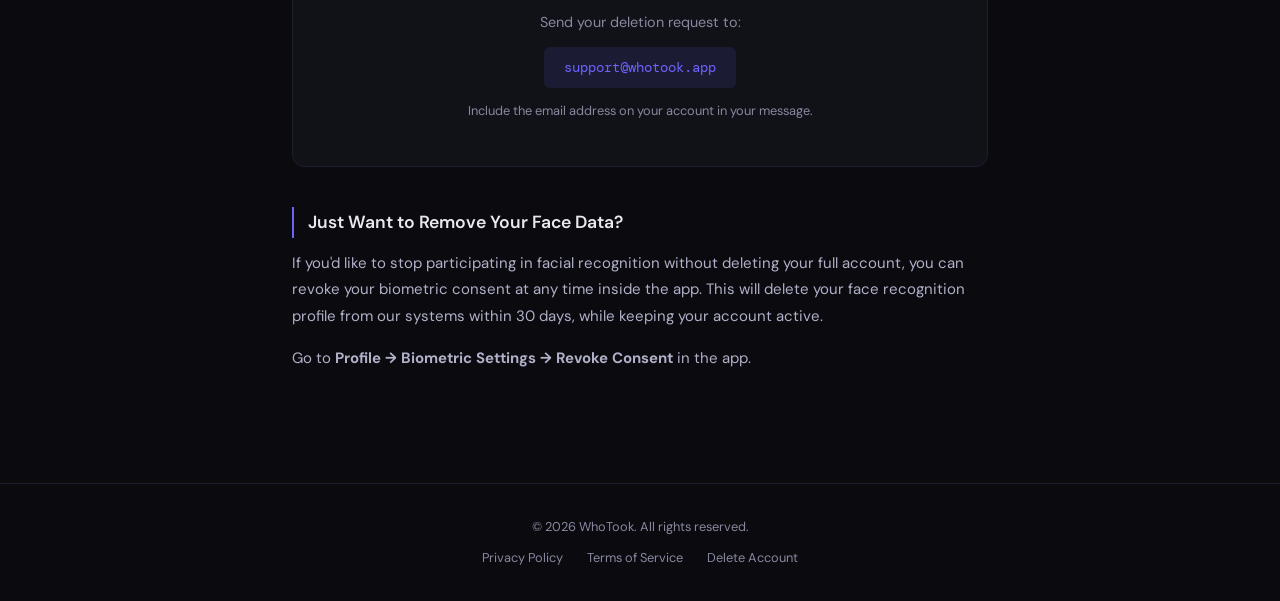
<file: delete-account.html>
<!DOCTYPE html>
<html lang="en">
<head>
  <meta charset="UTF-8" />
  <meta name="viewport" content="width=device-width, initial-scale=1.0" />
  <title>Delete Your Account — WhoTook</title>
  <meta name="description" content="How to delete your WhoTook account and all associated data." />
  <link rel="stylesheet" href="style.css" />
</head>
<body>

<nav>
  <a class="nav-logo" href="/">WhoTook</a>
  <div class="nav-links">
    <a href="privacy.html">Privacy</a>
    <a href="terms.html">Terms</a>
    <a href="delete-account.html">Delete Account</a>
  </div>
</nav>

<div class="page-wrap">
  <header class="page-header">
    <div class="page-tag">Account</div>
    <h1>Delete Your Account</h1>
    <p class="page-meta">Your data, your choice — deletion is permanent and free.</p>
  </header>

  <div class="content">

    <div class="callout warn">
      <p><strong>Account deletion is permanent.</strong> Once deleted, your account, profile, photos, and biometric data cannot be recovered.</p>
    </div>

    <h2>What Gets Deleted</h2>
    <p>When you delete your account, the following data is permanently removed:</p>
    <ul>
      <li>Your account and login credentials</li>
      <li>Your profile (name, city, selfie)</li>
      <li>Your facial recognition profile from Amazon Rekognition</li>
      <li>All photos you have uploaded</li>
      <li>Your biometric consent records</li>
      <li>Your notification settings and FCM token</li>
    </ul>

    <p><strong>Retention note:</strong> Audit logs related to consent events may be retained for up to 3 years for legal compliance purposes, as described in our <a href="privacy.html">Privacy Policy</a>. These logs do not contain photos or biometric data.</p>

    <h2>How to Delete In-App</h2>

    <div class="steps">
      <div class="step">
        <div class="step-num">1</div>
        <div class="step-body">
          <h3>Open WhoTook and sign in</h3>
          <p>Make sure you are signed into the account you want to delete.</p>
        </div>
      </div>
      <div class="step">
        <div class="step-num">2</div>
        <div class="step-body">
          <h3>Go to your Profile</h3>
          <p>Tap the profile icon in the top corner of the camera screen.</p>
        </div>
      </div>
      <div class="step">
        <div class="step-num">3</div>
        <div class="step-body">
          <h3>Tap "Delete Account"</h3>
          <p>Scroll to the bottom of your profile screen and tap the delete option.</p>
        </div>
      </div>
      <div class="step">
        <div class="step-num">4</div>
        <div class="step-body">
          <h3>Confirm deletion</h3>
          <p>You will be asked to confirm. Once confirmed, deletion begins immediately.</p>
        </div>
      </div>
    </div>

    <h2>Request Deletion by Email</h2>
    <p>If you are unable to access the app or your account, you can request deletion by emailing us. Please include the email address associated with your account so we can locate and remove it.</p>
    <p>We will process your request within <strong>30 days</strong> and send a confirmation email when deletion is complete.</p>

    <div class="contact-box">
      <p>Send your deletion request to:</p>
      <a class="email-link" href="mailto:support@whotook.app?subject=Account%20Deletion%20Request">support@whotook.app</a>
      <p style="margin-top: 0.75rem; font-size: 0.8rem;">Include the email address on your account in your message.</p>
    </div>

    <h2>Just Want to Remove Your Face Data?</h2>
    <p>If you'd like to stop participating in facial recognition without deleting your full account, you can revoke your biometric consent at any time inside the app. This will delete your face recognition profile from our systems within 30 days, while keeping your account active.</p>
    <p>Go to <strong>Profile → Biometric Settings → Revoke Consent</strong> in the app.</p>

  </div>
</div>

<footer>
  <div>© 2026 WhoTook. All rights reserved.</div>
  <div class="footer-links">
    <a href="privacy.html">Privacy Policy</a>
    <a href="terms.html">Terms of Service</a>
    <a href="delete-account.html">Delete Account</a>
  </div>
</footer>

</body>
</html>
</file>
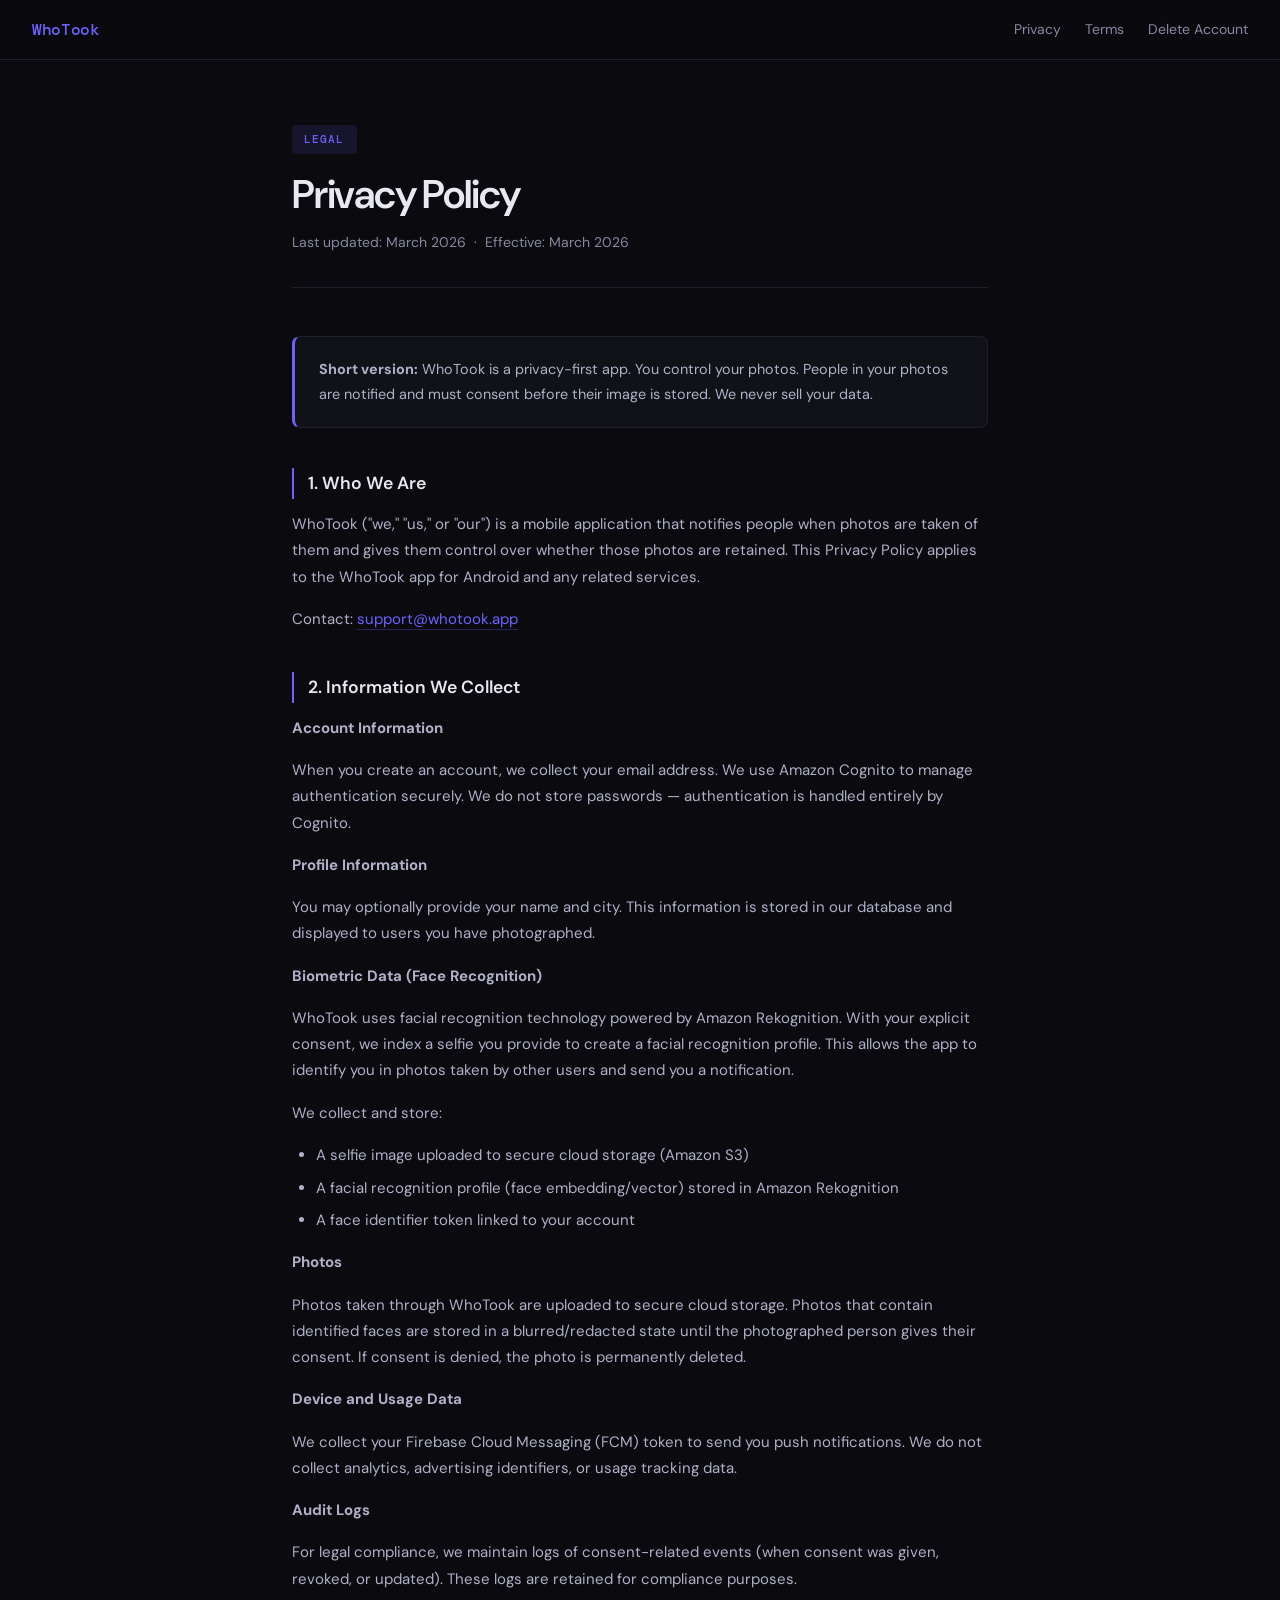
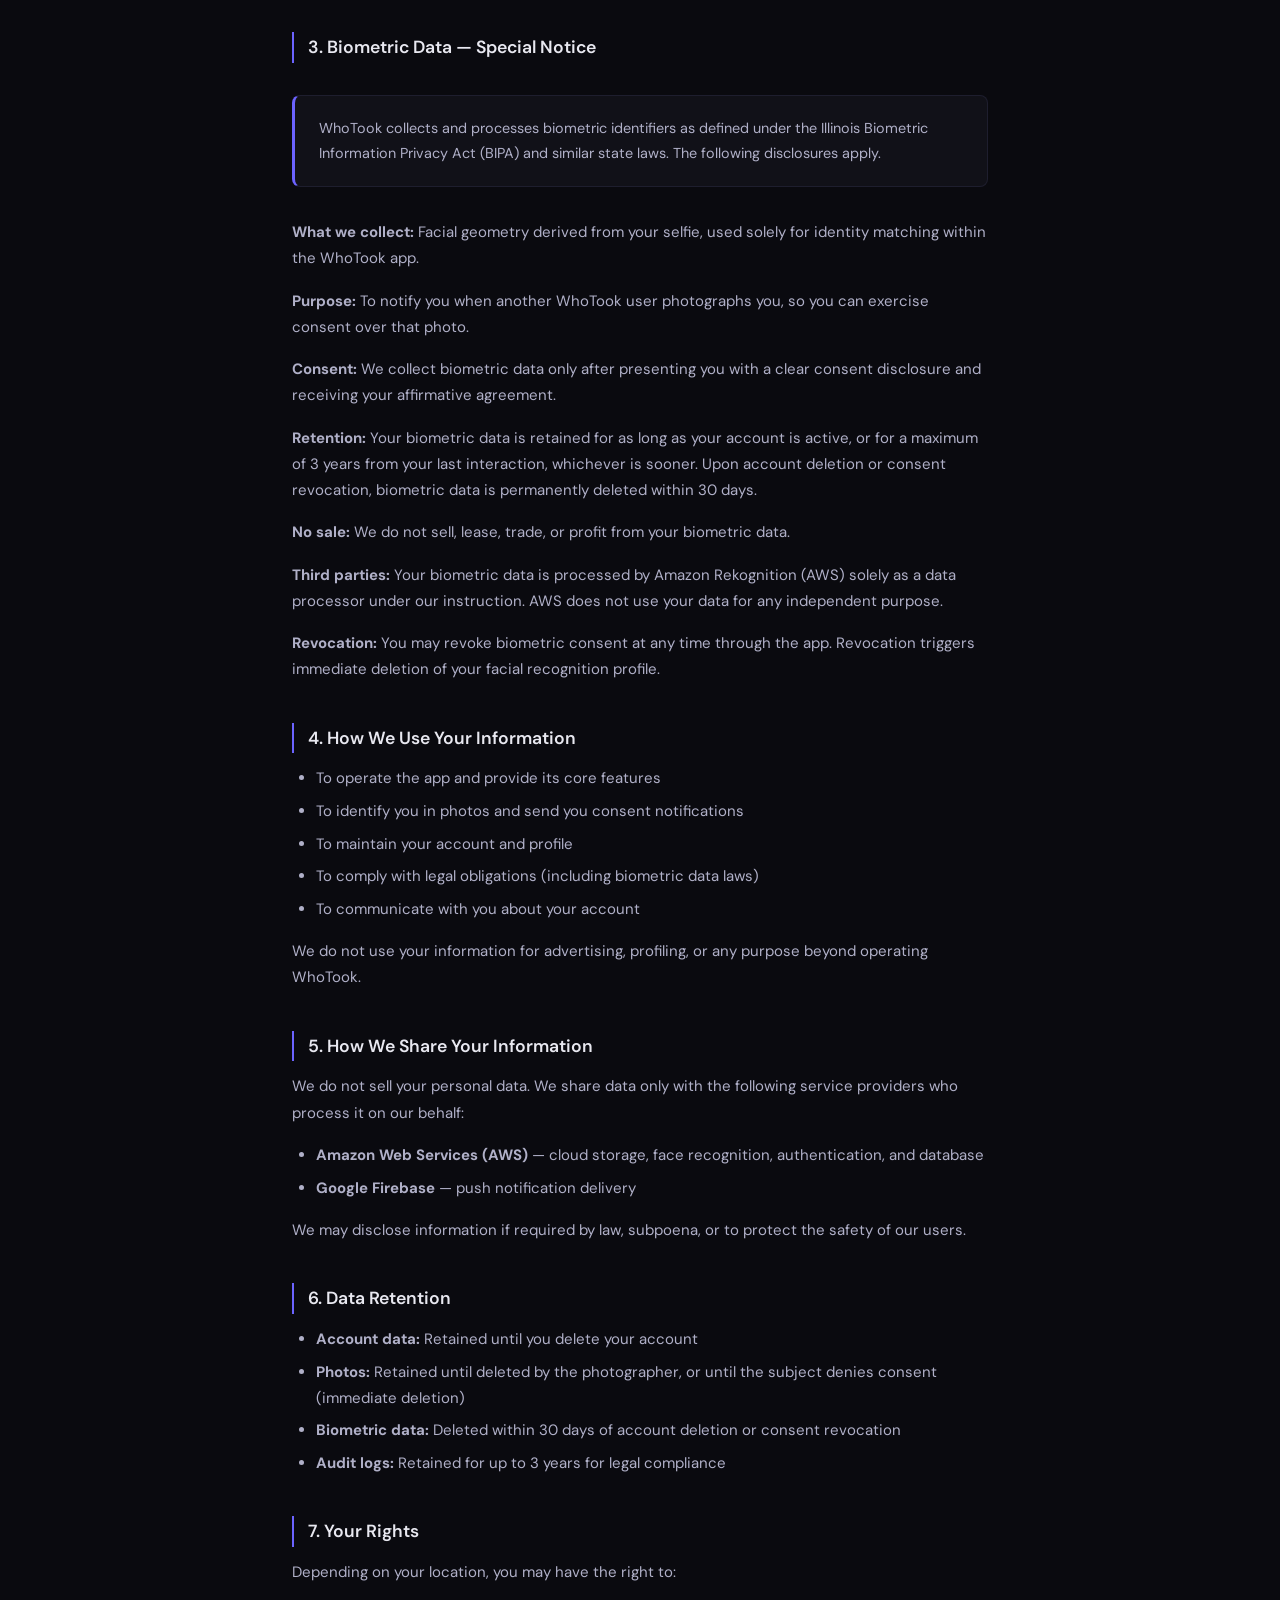
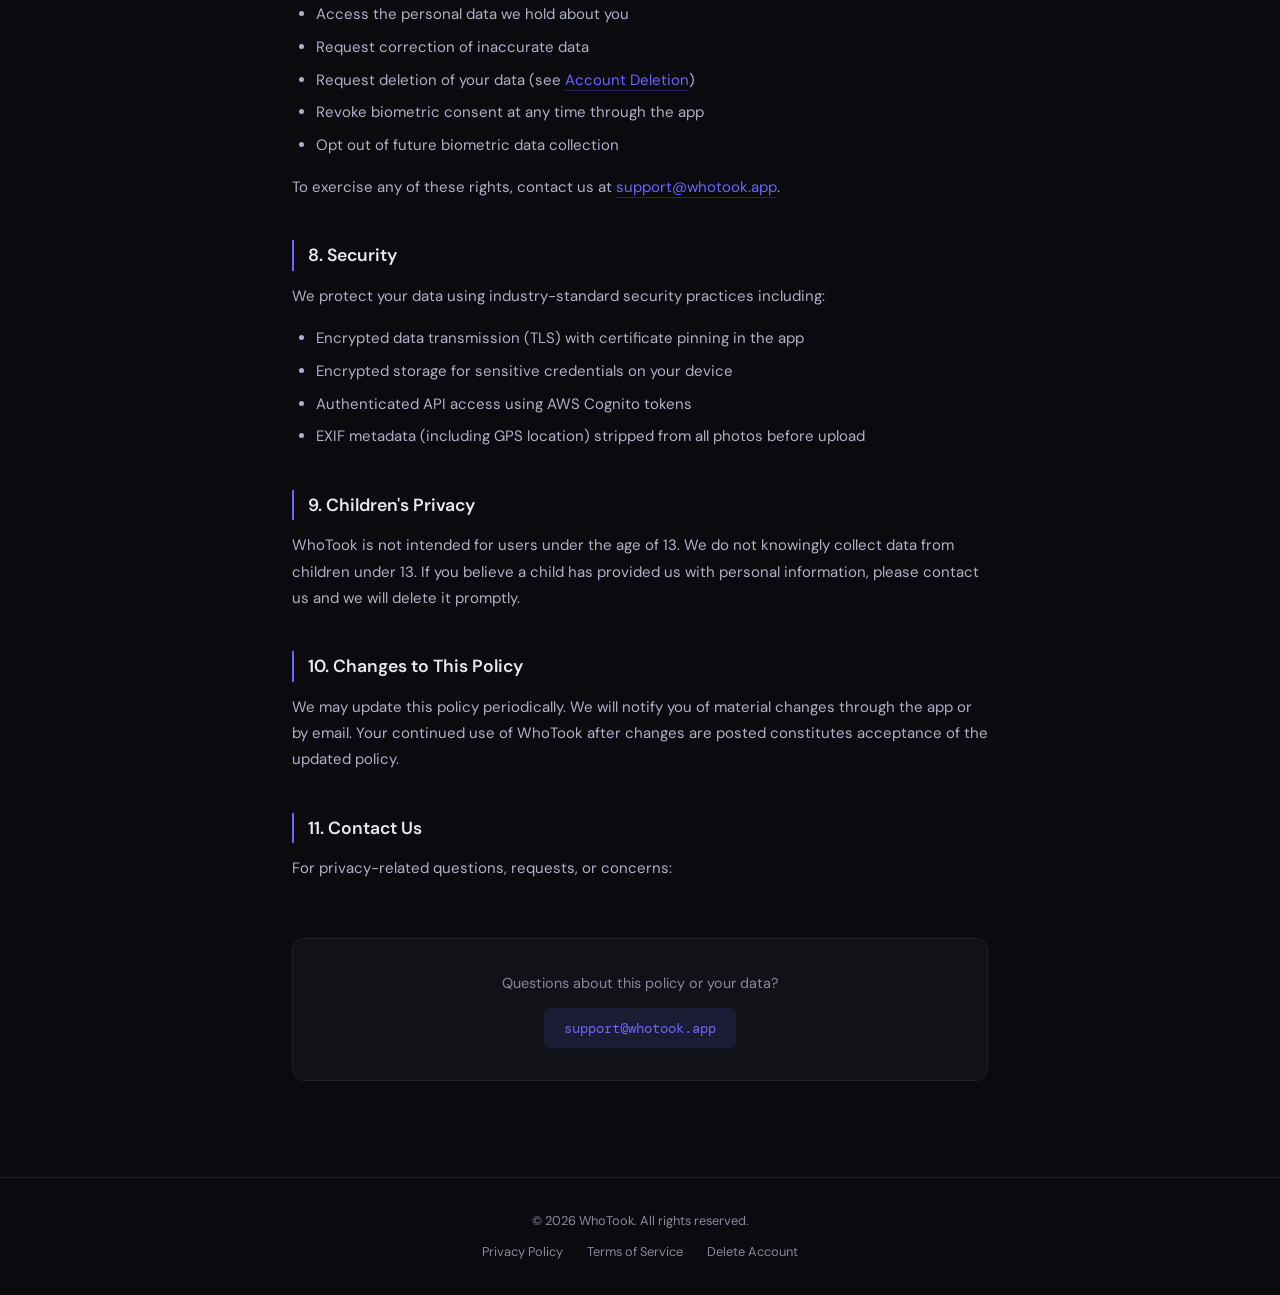
<file: privacy.html>
<!DOCTYPE html>
<html lang="en">
<head>
  <meta charset="UTF-8" />
  <meta name="viewport" content="width=device-width, initial-scale=1.0" />
  <title>Privacy Policy — WhoTook</title>
  <meta name="description" content="WhoTook Privacy Policy — how we collect, use, and protect your data." />
  <link rel="stylesheet" href="style.css" />
</head>
<body>

<nav>
  <a class="nav-logo" href="/">WhoTook</a>
  <div class="nav-links">
    <a href="privacy.html">Privacy</a>
    <a href="terms.html">Terms</a>
    <a href="delete-account.html">Delete Account</a>
  </div>
</nav>

<div class="page-wrap">
  <header class="page-header">
    <div class="page-tag">Legal</div>
    <h1>Privacy Policy</h1>
    <p class="page-meta">Last updated: March 2026 &nbsp;·&nbsp; Effective: March 2026</p>
  </header>

  <div class="content">

    <div class="callout">
      <p><strong>Short version:</strong> WhoTook is a privacy-first app. You control your photos. People in your photos are notified and must consent before their image is stored. We never sell your data.</p>
    </div>

    <h2>1. Who We Are</h2>
    <p>WhoTook ("we," "us," or "our") is a mobile application that notifies people when photos are taken of them and gives them control over whether those photos are retained. This Privacy Policy applies to the WhoTook app for Android and any related services.</p>
    <p>Contact: <a href="mailto:support@whotook.app">support@whotook.app</a></p>

    <h2>2. Information We Collect</h2>

    <p><strong>Account Information</strong></p>
    <p>When you create an account, we collect your email address. We use Amazon Cognito to manage authentication securely. We do not store passwords — authentication is handled entirely by Cognito.</p>

    <p><strong>Profile Information</strong></p>
    <p>You may optionally provide your name and city. This information is stored in our database and displayed to users you have photographed.</p>

    <p><strong>Biometric Data (Face Recognition)</strong></p>
    <p>WhoTook uses facial recognition technology powered by Amazon Rekognition. With your explicit consent, we index a selfie you provide to create a facial recognition profile. This allows the app to identify you in photos taken by other users and send you a notification.</p>
    <p>We collect and store:</p>
    <ul>
      <li>A selfie image uploaded to secure cloud storage (Amazon S3)</li>
      <li>A facial recognition profile (face embedding/vector) stored in Amazon Rekognition</li>
      <li>A face identifier token linked to your account</li>
    </ul>

    <p><strong>Photos</strong></p>
    <p>Photos taken through WhoTook are uploaded to secure cloud storage. Photos that contain identified faces are stored in a blurred/redacted state until the photographed person gives their consent. If consent is denied, the photo is permanently deleted.</p>

    <p><strong>Device and Usage Data</strong></p>
    <p>We collect your Firebase Cloud Messaging (FCM) token to send you push notifications. We do not collect analytics, advertising identifiers, or usage tracking data.</p>

    <p><strong>Audit Logs</strong></p>
    <p>For legal compliance, we maintain logs of consent-related events (when consent was given, revoked, or updated). These logs are retained for compliance purposes.</p>

    <h2>3. Biometric Data — Special Notice</h2>

    <div class="callout">
      <p>WhoTook collects and processes biometric identifiers as defined under the Illinois Biometric Information Privacy Act (BIPA) and similar state laws. The following disclosures apply.</p>
    </div>

    <p><strong>What we collect:</strong> Facial geometry derived from your selfie, used solely for identity matching within the WhoTook app.</p>
    <p><strong>Purpose:</strong> To notify you when another WhoTook user photographs you, so you can exercise consent over that photo.</p>
    <p><strong>Consent:</strong> We collect biometric data only after presenting you with a clear consent disclosure and receiving your affirmative agreement.</p>
    <p><strong>Retention:</strong> Your biometric data is retained for as long as your account is active, or for a maximum of 3 years from your last interaction, whichever is sooner. Upon account deletion or consent revocation, biometric data is permanently deleted within 30 days.</p>
    <p><strong>No sale:</strong> We do not sell, lease, trade, or profit from your biometric data.</p>
    <p><strong>Third parties:</strong> Your biometric data is processed by Amazon Rekognition (AWS) solely as a data processor under our instruction. AWS does not use your data for any independent purpose.</p>
    <p><strong>Revocation:</strong> You may revoke biometric consent at any time through the app. Revocation triggers immediate deletion of your facial recognition profile.</p>

    <h2>4. How We Use Your Information</h2>
    <ul>
      <li>To operate the app and provide its core features</li>
      <li>To identify you in photos and send you consent notifications</li>
      <li>To maintain your account and profile</li>
      <li>To comply with legal obligations (including biometric data laws)</li>
      <li>To communicate with you about your account</li>
    </ul>
    <p>We do not use your information for advertising, profiling, or any purpose beyond operating WhoTook.</p>

    <h2>5. How We Share Your Information</h2>
    <p>We do not sell your personal data. We share data only with the following service providers who process it on our behalf:</p>
    <ul>
      <li><strong>Amazon Web Services (AWS)</strong> — cloud storage, face recognition, authentication, and database</li>
      <li><strong>Google Firebase</strong> — push notification delivery</li>
    </ul>
    <p>We may disclose information if required by law, subpoena, or to protect the safety of our users.</p>

    <h2>6. Data Retention</h2>
    <ul>
      <li><strong>Account data:</strong> Retained until you delete your account</li>
      <li><strong>Photos:</strong> Retained until deleted by the photographer, or until the subject denies consent (immediate deletion)</li>
      <li><strong>Biometric data:</strong> Deleted within 30 days of account deletion or consent revocation</li>
      <li><strong>Audit logs:</strong> Retained for up to 3 years for legal compliance</li>
    </ul>

    <h2>7. Your Rights</h2>
    <p>Depending on your location, you may have the right to:</p>
    <ul>
      <li>Access the personal data we hold about you</li>
      <li>Request correction of inaccurate data</li>
      <li>Request deletion of your data (see <a href="delete-account.html">Account Deletion</a>)</li>
      <li>Revoke biometric consent at any time through the app</li>
      <li>Opt out of future biometric data collection</li>
    </ul>
    <p>To exercise any of these rights, contact us at <a href="mailto:support@whotook.app">support@whotook.app</a>.</p>

    <h2>8. Security</h2>
    <p>We protect your data using industry-standard security practices including:</p>
    <ul>
      <li>Encrypted data transmission (TLS) with certificate pinning in the app</li>
      <li>Encrypted storage for sensitive credentials on your device</li>
      <li>Authenticated API access using AWS Cognito tokens</li>
      <li>EXIF metadata (including GPS location) stripped from all photos before upload</li>
    </ul>

    <h2>9. Children's Privacy</h2>
    <p>WhoTook is not intended for users under the age of 13. We do not knowingly collect data from children under 13. If you believe a child has provided us with personal information, please contact us and we will delete it promptly.</p>

    <h2>10. Changes to This Policy</h2>
    <p>We may update this policy periodically. We will notify you of material changes through the app or by email. Your continued use of WhoTook after changes are posted constitutes acceptance of the updated policy.</p>

    <h2>11. Contact Us</h2>
    <p>For privacy-related questions, requests, or concerns:</p>

    <div class="contact-box">
      <p>Questions about this policy or your data?</p>
      <a class="email-link" href="mailto:support@whotook.app">support@whotook.app</a>
    </div>

  </div>
</div>

<footer>
  <div>© 2026 WhoTook. All rights reserved.</div>
  <div class="footer-links">
    <a href="privacy.html">Privacy Policy</a>
    <a href="terms.html">Terms of Service</a>
    <a href="delete-account.html">Delete Account</a>
  </div>
</footer>

</body>
</html>
</file>
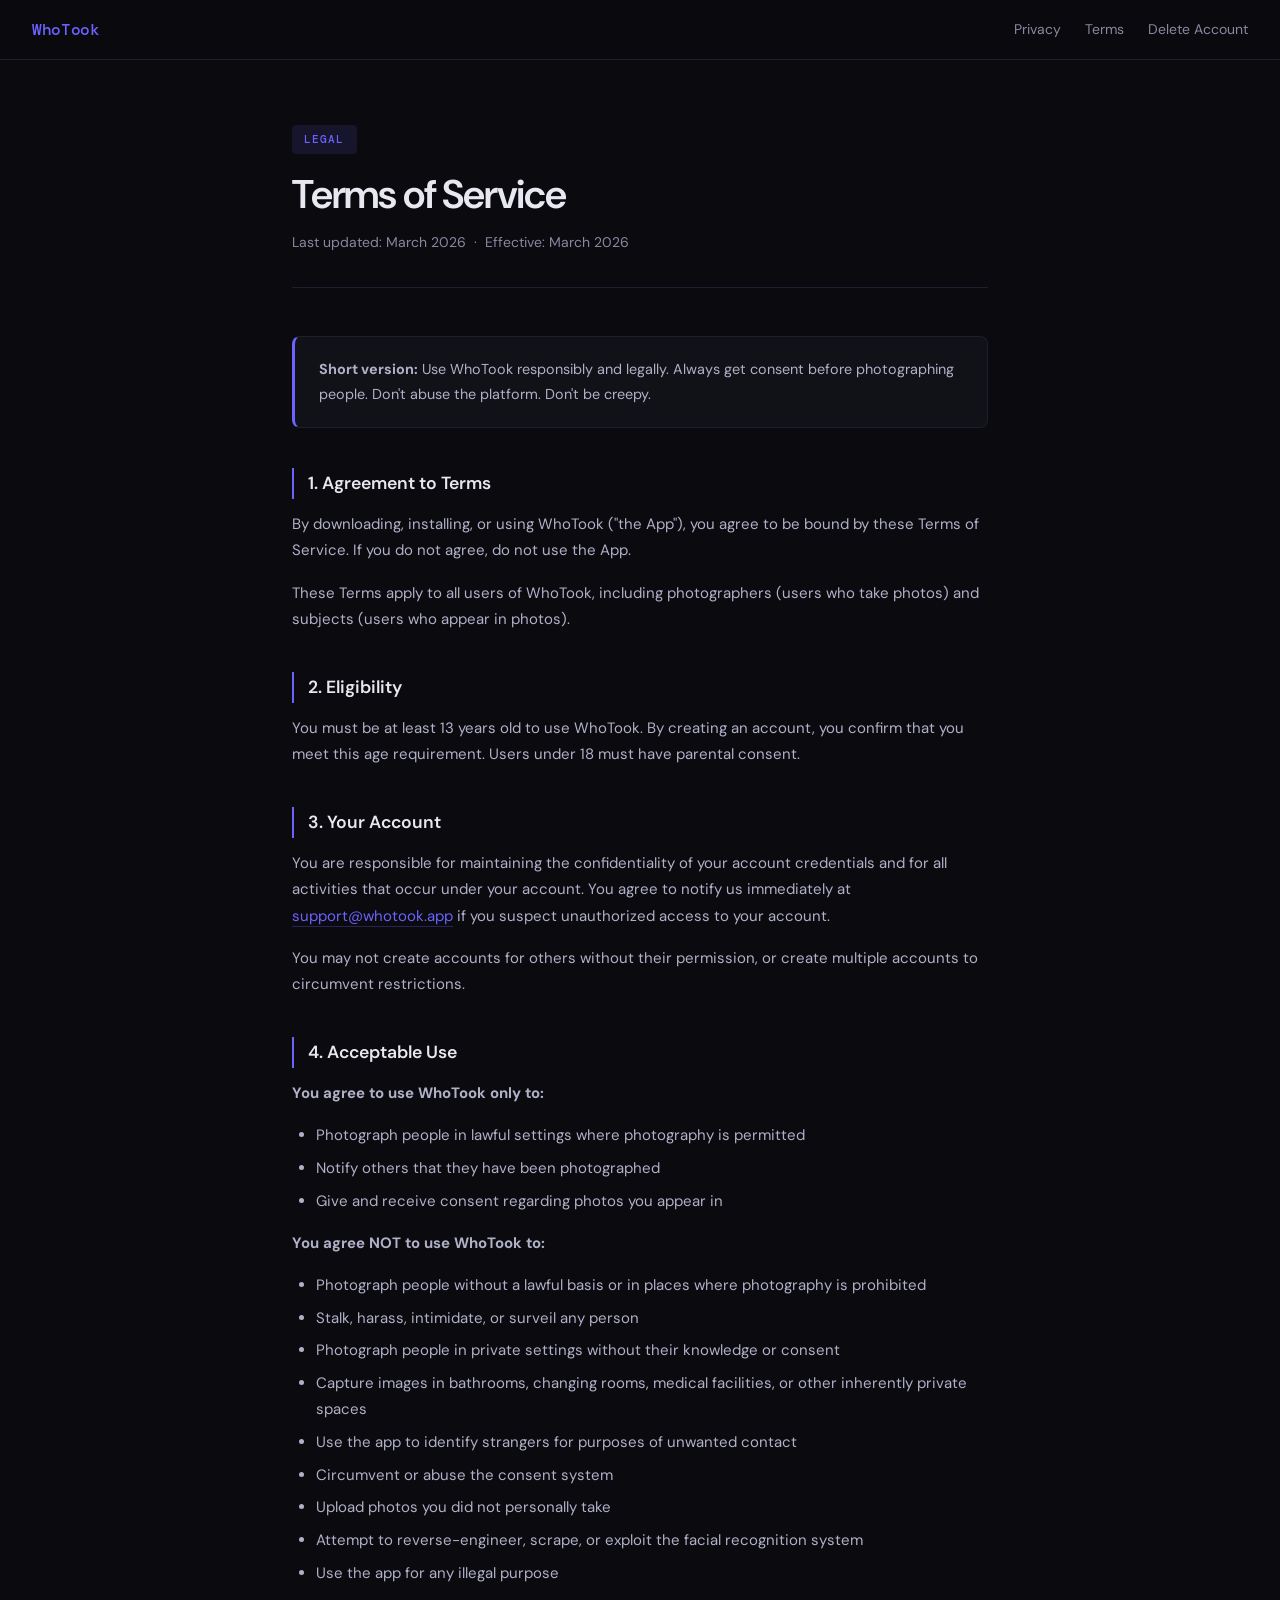
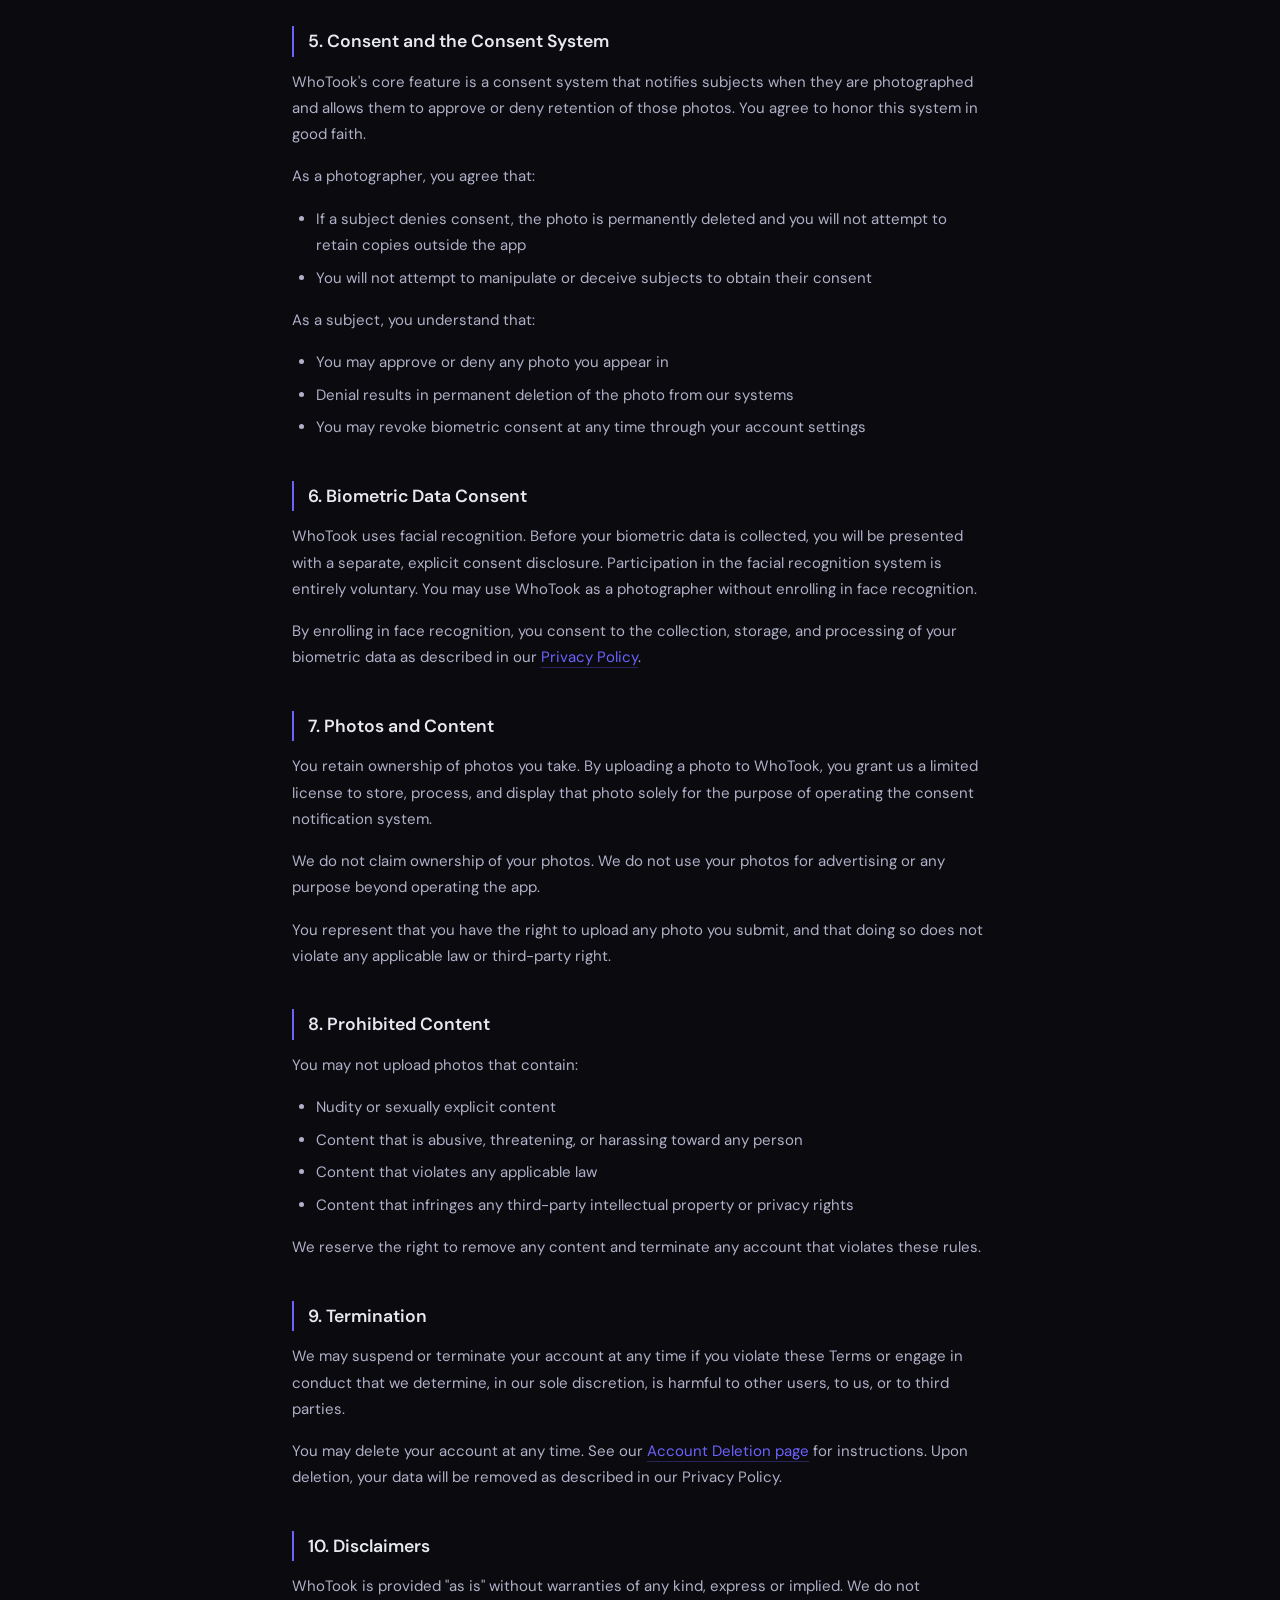
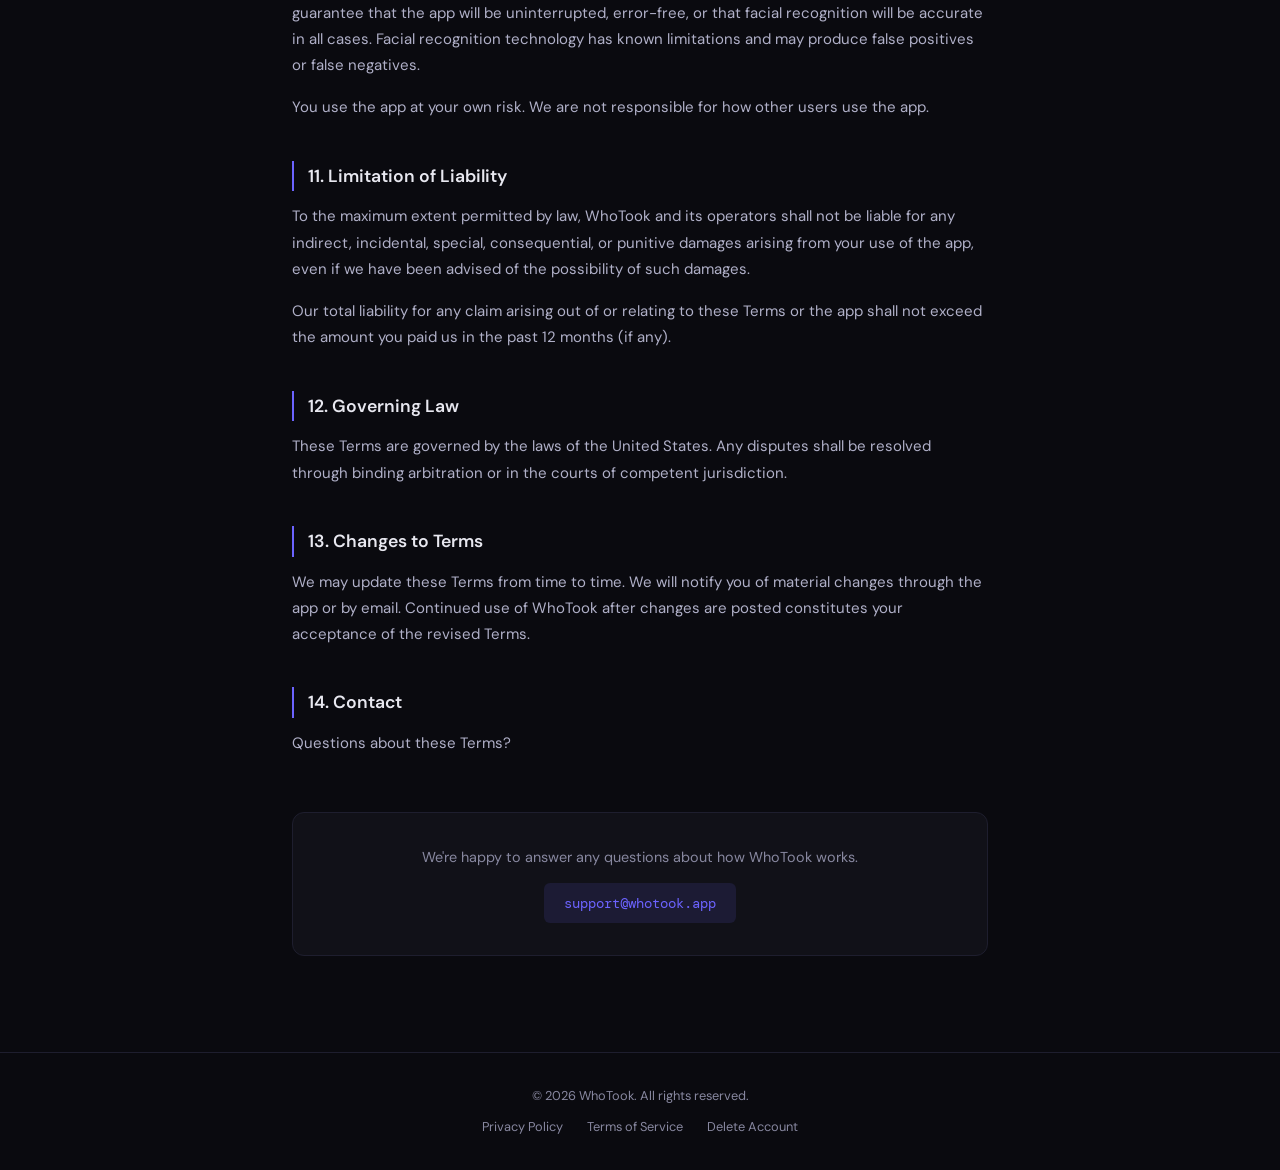
<file: terms.html>
<!DOCTYPE html>
<html lang="en">
<head>
  <meta charset="UTF-8" />
  <meta name="viewport" content="width=device-width, initial-scale=1.0" />
  <title>Terms of Service — WhoTook</title>
  <meta name="description" content="WhoTook Terms of Service." />
  <link rel="stylesheet" href="style.css" />
</head>
<body>

<nav>
  <a class="nav-logo" href="/">WhoTook</a>
  <div class="nav-links">
    <a href="privacy.html">Privacy</a>
    <a href="terms.html">Terms</a>
    <a href="delete-account.html">Delete Account</a>
  </div>
</nav>

<div class="page-wrap">
  <header class="page-header">
    <div class="page-tag">Legal</div>
    <h1>Terms of Service</h1>
    <p class="page-meta">Last updated: March 2026 &nbsp;·&nbsp; Effective: March 2026</p>
  </header>

  <div class="content">

    <div class="callout">
      <p><strong>Short version:</strong> Use WhoTook responsibly and legally. Always get consent before photographing people. Don't abuse the platform. Don't be creepy.</p>
    </div>

    <h2>1. Agreement to Terms</h2>
    <p>By downloading, installing, or using WhoTook ("the App"), you agree to be bound by these Terms of Service. If you do not agree, do not use the App.</p>
    <p>These Terms apply to all users of WhoTook, including photographers (users who take photos) and subjects (users who appear in photos).</p>

    <h2>2. Eligibility</h2>
    <p>You must be at least 13 years old to use WhoTook. By creating an account, you confirm that you meet this age requirement. Users under 18 must have parental consent.</p>

    <h2>3. Your Account</h2>
    <p>You are responsible for maintaining the confidentiality of your account credentials and for all activities that occur under your account. You agree to notify us immediately at <a href="mailto:support@whotook.app">support@whotook.app</a> if you suspect unauthorized access to your account.</p>
    <p>You may not create accounts for others without their permission, or create multiple accounts to circumvent restrictions.</p>

    <h2>4. Acceptable Use</h2>

    <p><strong>You agree to use WhoTook only to:</strong></p>
    <ul>
      <li>Photograph people in lawful settings where photography is permitted</li>
      <li>Notify others that they have been photographed</li>
      <li>Give and receive consent regarding photos you appear in</li>
    </ul>

    <p><strong>You agree NOT to use WhoTook to:</strong></p>
    <ul>
      <li>Photograph people without a lawful basis or in places where photography is prohibited</li>
      <li>Stalk, harass, intimidate, or surveil any person</li>
      <li>Photograph people in private settings without their knowledge or consent</li>
      <li>Capture images in bathrooms, changing rooms, medical facilities, or other inherently private spaces</li>
      <li>Use the app to identify strangers for purposes of unwanted contact</li>
      <li>Circumvent or abuse the consent system</li>
      <li>Upload photos you did not personally take</li>
      <li>Attempt to reverse-engineer, scrape, or exploit the facial recognition system</li>
      <li>Use the app for any illegal purpose</li>
    </ul>

    <h2>5. Consent and the Consent System</h2>
    <p>WhoTook's core feature is a consent system that notifies subjects when they are photographed and allows them to approve or deny retention of those photos. You agree to honor this system in good faith.</p>
    <p>As a photographer, you agree that:</p>
    <ul>
      <li>If a subject denies consent, the photo is permanently deleted and you will not attempt to retain copies outside the app</li>
      <li>You will not attempt to manipulate or deceive subjects to obtain their consent</li>
    </ul>
    <p>As a subject, you understand that:</p>
    <ul>
      <li>You may approve or deny any photo you appear in</li>
      <li>Denial results in permanent deletion of the photo from our systems</li>
      <li>You may revoke biometric consent at any time through your account settings</li>
    </ul>

    <h2>6. Biometric Data Consent</h2>
    <p>WhoTook uses facial recognition. Before your biometric data is collected, you will be presented with a separate, explicit consent disclosure. Participation in the facial recognition system is entirely voluntary. You may use WhoTook as a photographer without enrolling in face recognition.</p>
    <p>By enrolling in face recognition, you consent to the collection, storage, and processing of your biometric data as described in our <a href="privacy.html">Privacy Policy</a>.</p>

    <h2>7. Photos and Content</h2>
    <p>You retain ownership of photos you take. By uploading a photo to WhoTook, you grant us a limited license to store, process, and display that photo solely for the purpose of operating the consent notification system.</p>
    <p>We do not claim ownership of your photos. We do not use your photos for advertising or any purpose beyond operating the app.</p>
    <p>You represent that you have the right to upload any photo you submit, and that doing so does not violate any applicable law or third-party right.</p>

    <h2>8. Prohibited Content</h2>
    <p>You may not upload photos that contain:</p>
    <ul>
      <li>Nudity or sexually explicit content</li>
      <li>Content that is abusive, threatening, or harassing toward any person</li>
      <li>Content that violates any applicable law</li>
      <li>Content that infringes any third-party intellectual property or privacy rights</li>
    </ul>
    <p>We reserve the right to remove any content and terminate any account that violates these rules.</p>

    <h2>9. Termination</h2>
    <p>We may suspend or terminate your account at any time if you violate these Terms or engage in conduct that we determine, in our sole discretion, is harmful to other users, to us, or to third parties.</p>
    <p>You may delete your account at any time. See our <a href="delete-account.html">Account Deletion page</a> for instructions. Upon deletion, your data will be removed as described in our Privacy Policy.</p>

    <h2>10. Disclaimers</h2>
    <p>WhoTook is provided "as is" without warranties of any kind, express or implied. We do not guarantee that the app will be uninterrupted, error-free, or that facial recognition will be accurate in all cases. Facial recognition technology has known limitations and may produce false positives or false negatives.</p>
    <p>You use the app at your own risk. We are not responsible for how other users use the app.</p>

    <h2>11. Limitation of Liability</h2>
    <p>To the maximum extent permitted by law, WhoTook and its operators shall not be liable for any indirect, incidental, special, consequential, or punitive damages arising from your use of the app, even if we have been advised of the possibility of such damages.</p>
    <p>Our total liability for any claim arising out of or relating to these Terms or the app shall not exceed the amount you paid us in the past 12 months (if any).</p>

    <h2>12. Governing Law</h2>
    <p>These Terms are governed by the laws of the United States. Any disputes shall be resolved through binding arbitration or in the courts of competent jurisdiction.</p>

    <h2>13. Changes to Terms</h2>
    <p>We may update these Terms from time to time. We will notify you of material changes through the app or by email. Continued use of WhoTook after changes are posted constitutes your acceptance of the revised Terms.</p>

    <h2>14. Contact</h2>
    <p>Questions about these Terms?</p>

    <div class="contact-box">
      <p>We're happy to answer any questions about how WhoTook works.</p>
      <a class="email-link" href="mailto:support@whotook.app">support@whotook.app</a>
    </div>

  </div>
</div>

<footer>
  <div>© 2026 WhoTook. All rights reserved.</div>
  <div class="footer-links">
    <a href="privacy.html">Privacy Policy</a>
    <a href="terms.html">Terms of Service</a>
    <a href="delete-account.html">Delete Account</a>
  </div>
</footer>

</body>
</html>
</file>
<file: styles.css>
:root {
  color-scheme: dark;
  --bg: #0d1117;
  --panel: #151b23;
  --panel-strong: #1e2632;
  --text: #f4f7fb;
  --muted: #aab6c5;
  --line: rgba(255, 255, 255, 0.12);
  --brand: #38d39f;
  --brand-dark: #15a77a;
  --accent: #7cc7ff;
  --shadow: 0 24px 80px rgba(0, 0, 0, 0.45);
}
* {
  box-sizing: border-box;
}
html {
  scroll-behavior: smooth;
  -webkit-text-size-adjust: 100%;
}
body {
  min-height: 100vh;
  margin: 0;
  font-family: Inter, system-ui, -apple-system, BlinkMacSystemFont, "Segoe UI", sans-serif;
  color: var(--text);
  -webkit-transform: translateZ(0);
  transform: translateZ(0);
  background: #0d1117;
  background-image:
    radial-gradient(circle at 82% 12%, rgba(56, 211, 159, 0.2), transparent 30rem),
    radial-gradient(circle at 18% 34%, rgba(124, 199, 255, 0.16), transparent 24rem),
    linear-gradient(135deg, #0d1117 0%, #111827 58%, #0b1017 100%);
}
a {
  color: inherit;
  text-decoration: none;
}
.page-shell {
  width: calc(100% - 40px);
  max-width: 1180px;
  margin: 0 auto;
  padding: 28px 0 56px;
}
.nav {
  display: flex;
  align-items: center;
  justify-content: space-between;
  gap: 20px;
  margin-bottom: 42px;
}
.brand {
  display: -webkit-inline-flex;
  display: inline-flex;
  align-items: center;
  gap: 12px;
  font-size: 1.04rem;
  font-weight: 800;
  letter-spacing: 0;
}
.brand-mark {
  display: grid;
  width: 38px;
  height: 38px;
  place-items: center;
  border: 1px solid rgba(255, 255, 255, 0.18);
  border-radius: 10px;
  color: #07100d;
  background: linear-gradient(135deg, var(--brand), #b2ffe5);
  box-shadow: 0 10px 34px rgba(56, 211, 159, 0.22);
}
.nav-link {
  min-height: 42px;
  display: -webkit-inline-flex;
  display: inline-flex;
  align-items: center;
  justify-content: center;
  padding: 0 18px;
  border: 1px solid var(--line);
  border-radius: 999px;
  color: var(--muted);
  font-size: 0.94rem;
  font-weight: 700;
  background: rgba(255, 255, 255, 0.04);
}
.hero {
  display: grid;
  grid-template-columns: minmax(0, 1.02fr) minmax(300px, 0.78fr);
  align-items: center;
  gap: 56px;
  min-height: calc(100vh - 184px);
}
.eyebrow {
  width: -webkit-fit-content;
  width: fit-content;
  margin: 0 0 18px;
  padding: 8px 12px;
  border: 1px solid rgba(56, 211, 159, 0.28);
  border-radius: 999px;
  color: #b8ffe9;
  font-size: 0.82rem;
  font-weight: 800;
  text-transform: uppercase;
  background: rgba(56, 211, 159, 0.1);
}
h1 {
  max-width: 760px;
  margin: 0;
  font-size: clamp(3.2rem, 6vw, 5.55rem);
  line-height: 0.96;
  letter-spacing: 0;
}
.hero-text {
  max-width: 660px;
  margin: 24px 0 0;
  color: var(--muted);
  font-size: clamp(1.08rem, 2vw, 1.28rem);
  line-height: 1.65;
}
.hero-actions {
  display: -webkit-flex;
  display: flex;
  -webkit-flex-wrap: wrap;
  flex-wrap: wrap;
  gap: 14px;
  margin-top: 28px;
}
.button {
  min-height: 54px;
  display: -webkit-inline-flex;
  display: inline-flex;
  align-items: center;
  justify-content: center;
  padding: 0 22px;
  border-radius: 14px;
  font-weight: 800;
  -webkit-transition: transform 180ms ease, border-color 180ms ease, background 180ms ease;
  transition: transform 180ms ease, border-color 180ms ease, background 180ms ease;
}
.button:hover {
  -webkit-transform: translateY(-2px);
  transform: translateY(-2px);
}
.primary {
  color: #06120e;
  background: linear-gradient(135deg, var(--brand), #d3ffef);
  box-shadow: 0 14px 38px rgba(56, 211, 159, 0.26);
}
.secondary {
  border: 1px solid var(--line);
  color: var(--text);
  background: rgba(255, 255, 255, 0.06);
}
.join-steps {
  display: -webkit-flex;
  display: flex;
  -webkit-flex-wrap: wrap;
  flex-wrap: wrap;
  gap: 14px;
  margin-top: 28px;
}
.join-step {
  display: -webkit-flex;
  display: flex;
  -webkit-flex-direction: column;
  flex-direction: column;
  gap: 6px;
}
.step-label {
  font-size: 0.75rem;
  font-weight: 800;
  text-transform: uppercase;
  letter-spacing: 0.08em;
  color: var(--brand);
}
.fine-print {
  margin: 16px 0 0;
  color: #8290a3;
  font-size: 0.9rem;
}
code {
  color: #c7efe2;
}
.phone-stage {
  position: relative;
  min-height: 610px;
  display: grid;
  place-items: center;
}
.phone {
  position: relative;
  z-index: 2;
  width: min(100%, 360px);
  padding: 14px;
  border: 1px solid rgba(255, 255, 255, 0.16);
  border-radius: 44px;
  background: linear-gradient(145deg, #2b3441, #0f141b);
  box-shadow: var(--shadow);
}
.phone-top {
  width: 96px;
  height: 24px;
  margin: 2px auto 12px;
  border-radius: 999px;
  background: #090d13;
}
.app-screen {
  min-height: 520px;
  padding: 28px;
  border-radius: 34px;
  overflow: hidden;
  -webkit-overflow-scrolling: touch;
  background:
    linear-gradient(160deg, rgba(56, 211, 159, 0.22), transparent 38%),
    linear-gradient(180deg, #192231, #111821);
}
.status-pill {
  width: -webkit-fit-content;
  width: fit-content;
  padding: 8px 11px;
  border-radius: 999px;
  color: #b8ffe9;
  font-size: 0.78rem;
  font-weight: 800;
  background: rgba(56, 211, 159, 0.12);
}
.app-screen h2 {
  margin: 74px 0 10px;
  font-size: 2.4rem;
  line-height: 1;
}
.app-screen p {
  margin: 0;
  color: var(--muted);
  line-height: 1.5;
}
.search-box {
  display: -webkit-flex;
  display: flex;
  align-items: center;
  gap: 12px;
  margin: 28px 0;
  padding: 16px;
  border: 1px solid rgba(255, 255, 255, 0.1);
  border-radius: 18px;
  background: rgba(255, 255, 255, 0.07);
}
.search-box span {
  width: 16px;
  height: 16px;
  border: 2px solid var(--brand);
  border-radius: 50%;
  box-shadow: 10px 10px 0 -7px var(--brand);
}
.activity-list {
  display: grid;
  gap: 12px;
}
.activity-list div {
  display: -webkit-flex;
  display: flex;
  align-items: center;
  gap: 12px;
  padding: 14px;
  border-radius: 16px;
  background: rgba(255, 255, 255, 0.05);
}
.dot {
  -webkit-flex: 0 0 auto;
  flex: 0 0 auto;
  width: 10px;
  height: 10px;
  border-radius: 50%;
  background: #596577;
}
.dot.active {
  background: var(--brand);
  box-shadow: 0 0 0 6px rgba(56, 211, 159, 0.13);
}
.ambient-card {
  position: absolute;
  z-index: 3;
  display: grid;
  gap: 3px;
  min-width: 168px;
  padding: 16px;
  border: 1px solid rgba(255, 255, 255, 0.12);
  border-radius: 16px;
  background: rgba(21, 27, 35, 0.78);
  box-shadow: 0 20px 50px rgba(0, 0, 0, 0.32);
  -webkit-backdrop-filter: blur(14px);
  backdrop-filter: blur(14px);
}
.ambient-card span {
  color: var(--muted);
  font-size: 0.76rem;
  font-weight: 800;
  text-transform: uppercase;
}
.ambient-card strong {
  font-size: 1.02rem;
}
.card-one {
  top: 34px;
  left: 12px;
}
.card-two {
  right: 16px;
  bottom: 118px;
}
.proof-grid {
  display: grid;
  grid-template-columns: repeat(3, 1fr);
  gap: 16px;
  margin-top: 58px;
}
.proof-grid article {
  padding: 24px;
  border: 1px solid var(--line);
  border-radius: 8px;
  background: rgba(255, 255, 255, 0.045);
}
.proof-grid span {
  color: var(--brand);
  font-size: 0.82rem;
  font-weight: 800;
}
.proof-grid h2 {
  margin: 16px 0 10px;
  font-size: 1.12rem;
}
.proof-grid p {
  margin: 0;
  color: var(--muted);
  line-height: 1.55;
}
.how-it-works {
  margin-top: 42px;
  padding: 46px;
  border: 1px solid var(--line);
  border-radius: 8px;
  background: rgba(255, 255, 255, 0.035);
}
.section-heading {
  max-width: 780px;
}
.section-heading .eyebrow {
  margin-bottom: 16px;
}
.section-heading h2 {
  max-width: 760px;
  margin: 0;
  font-size: clamp(2.1rem, 4vw, 3.4rem);
  line-height: 1;
  letter-spacing: 0;
}
.section-heading p {
  max-width: 680px;
  margin: 18px 0 0;
  color: var(--muted);
  font-size: 1.08rem;
  line-height: 1.65;
}
.steps-grid {
  display: grid;
  grid-template-columns: repeat(3, 1fr);
  gap: 16px;
  margin-top: 34px;
}
.steps-grid article {
  min-height: 220px;
  padding: 24px;
  border: 1px solid rgba(255, 255, 255, 0.1);
  border-radius: 8px;
  background: linear-gradient(180deg, rgba(30, 38, 50, 0.7), rgba(21, 27, 35, 0.5));
}
.steps-grid span {
  color: var(--brand);
  font-size: 0.82rem;
  font-weight: 800;
}
.steps-grid h3 {
  margin: 42px 0 10px;
  font-size: 1.28rem;
}
.steps-grid p {
  margin: 0;
  color: var(--muted);
  line-height: 1.55;
}
.main-footer {
  display: -webkit-flex;
  display: flex;
  align-items: center;
  justify-content: space-between;
  padding: 28px 0;
  margin-top: 72px;
  border-top: 1px solid var(--line);
  color: var(--muted);
  font-size: 0.82rem;
}
.main-footer-links {
  display: -webkit-flex;
  display: flex;
  gap: 28px;
}
.main-footer-links a {
  color: var(--muted);
  -webkit-transition: color 0.18s;
  transition: color 0.18s;
}
.main-footer-links a:hover {
  color: var(--text);
}
@media (max-width: 900px) {
  .page-shell {
    width: calc(100% - 28px);
    max-width: 680px;
    padding-top: 18px;
  }
  .nav {
    margin-bottom: 42px;
  }
  .hero {
    grid-template-columns: 1fr;
    gap: 34px;
    min-height: auto;
  }
  h1 {
    font-size: clamp(3rem, 15vw, 5.2rem);
  }
  .phone-stage {
    min-height: 560px;
  }
  .proof-grid {
    grid-template-columns: 1fr;
    margin-top: 34px;
  }
  .how-it-works {
    margin-top: 34px;
    padding: 30px 22px;
  }
  .steps-grid {
    grid-template-columns: 1fr;
  }
  .steps-grid article {
    min-height: auto;
  }
  .steps-grid h3 {
    margin-top: 28px;
  }
}
@media (max-width: 540px) {
  .nav-link {
    display: none;
  }
  .main-footer {
    -webkit-flex-direction: column;
    flex-direction: column;
    gap: 14px;
    text-align: center;
    margin-top: 48px;
  }
  .hero-actions,
  .button {
    width: 100%;
  }
  .phone-stage {
    min-height: 510px;
  }
  .phone {
    width: min(100%, 318px);
    border-radius: 36px;
  }
  .app-screen {
    min-height: 450px;
    padding: 22px;
  }
  .app-screen h2 {
    margin-top: 54px;
    font-size: 2rem;
  }
  .ambient-card {
    min-width: 138px;
    padding: 13px;
  }
  .card-one {
    top: 28px;
    left: 6px;
  }
  .card-two {
    right: 8px;
    bottom: 56px;
  }
}
</file>
<file: style.css>
@import url('https://fonts.googleapis.com/css2?family=DM+Sans:wght@300;400;500;600&family=DM+Mono:wght@400;500&display=swap');

*, *::before, *::after { box-sizing: border-box; margin: 0; padding: 0; }

:root {
  --bg: #0a0a0f;
  --surface: #111118;
  --border: #1e1e2e;
  --accent: #6c63ff;
  --accent-dim: rgba(108,99,255,0.12);
  --text: #e8e8f0;
  --muted: #8888a0;
  --danger: #ff6b6b;
}

html { scroll-behavior: smooth; }

body {
  font-family: 'DM Sans', sans-serif;
  background: var(--bg);
  color: var(--text);
  line-height: 1.75;
  font-size: 16px;
  -webkit-font-smoothing: antialiased;
}

/* ── NAV ── */
nav {
  position: sticky;
  top: 0;
  z-index: 100;
  background: rgba(10,10,15,0.85);
  backdrop-filter: blur(12px);
  border-bottom: 1px solid var(--border);
  padding: 0 2rem;
  height: 60px;
  display: flex;
  align-items: center;
  justify-content: space-between;
}

.nav-logo {
  font-family: 'DM Mono', monospace;
  font-size: 1rem;
  font-weight: 500;
  color: var(--accent);
  text-decoration: none;
  letter-spacing: -0.02em;
}

.nav-links { display: flex; gap: 1.5rem; }
.nav-links a {
  color: var(--muted);
  text-decoration: none;
  font-size: 0.875rem;
  transition: color 0.2s;
}
.nav-links a:hover { color: var(--text); }

/* ── LAYOUT ── */
.page-wrap {
  max-width: 760px;
  margin: 0 auto;
  padding: 4rem 2rem 6rem;
}

/* ── HEADER ── */
.page-header {
  margin-bottom: 3rem;
  padding-bottom: 2rem;
  border-bottom: 1px solid var(--border);
}

.page-tag {
  display: inline-block;
  font-family: 'DM Mono', monospace;
  font-size: 0.7rem;
  font-weight: 500;
  letter-spacing: 0.1em;
  text-transform: uppercase;
  color: var(--accent);
  background: var(--accent-dim);
  padding: 0.3rem 0.75rem;
  border-radius: 4px;
  margin-bottom: 1rem;
}

h1 {
  font-size: clamp(1.75rem, 4vw, 2.5rem);
  font-weight: 600;
  letter-spacing: -0.03em;
  line-height: 1.2;
  margin-bottom: 0.75rem;
}

.page-meta {
  color: var(--muted);
  font-size: 0.875rem;
}

/* ── CONTENT ── */
.content h2 {
  font-size: 1.1rem;
  font-weight: 600;
  color: var(--text);
  margin: 2.5rem 0 0.75rem;
  padding-left: 0.875rem;
  border-left: 2px solid var(--accent);
}

.content p {
  color: #b0b0c8;
  margin-bottom: 1rem;
  font-size: 0.9375rem;
}

.content ul, .content ol {
  color: #b0b0c8;
  font-size: 0.9375rem;
  padding-left: 1.5rem;
  margin-bottom: 1rem;
}

.content li { margin-bottom: 0.4rem; }

.content a {
  color: var(--accent);
  text-decoration: none;
  border-bottom: 1px solid rgba(108,99,255,0.3);
  transition: border-color 0.2s;
}
.content a:hover { border-color: var(--accent); }

/* ── CALLOUT ── */
.callout {
  background: var(--surface);
  border: 1px solid var(--border);
  border-left: 3px solid var(--accent);
  border-radius: 8px;
  padding: 1.25rem 1.5rem;
  margin: 2rem 0;
}

.callout.warn {
  border-left-color: var(--danger);
}

.callout p {
  margin: 0;
  font-size: 0.9rem;
}

/* ── CONTACT BOX ── */
.contact-box {
  margin-top: 3.5rem;
  background: var(--surface);
  border: 1px solid var(--border);
  border-radius: 12px;
  padding: 2rem;
  text-align: center;
}

.contact-box p { color: var(--muted); font-size: 0.9rem; margin-bottom: 0.75rem; }

.contact-box a.email-link {
  display: inline-block;
  font-family: 'DM Mono', monospace;
  font-size: 0.875rem;
  color: var(--accent);
  background: var(--accent-dim);
  padding: 0.5rem 1.25rem;
  border-radius: 6px;
  text-decoration: none;
  border: none;
  transition: background 0.2s;
}
.contact-box a.email-link:hover { background: rgba(108,99,255,0.2); }

/* ── FOOTER ── */
footer {
  border-top: 1px solid var(--border);
  padding: 2rem;
  text-align: center;
  color: var(--muted);
  font-size: 0.8rem;
}

footer a { color: var(--muted); text-decoration: none; }
footer a:hover { color: var(--text); }
footer .footer-links { display: flex; gap: 1.5rem; justify-content: center; margin-top: 0.5rem; }

/* ── DELETE PAGE ── */
.steps { counter-reset: step; margin: 1.5rem 0; }

.step {
  display: flex;
  gap: 1.25rem;
  padding: 1.25rem 0;
  border-bottom: 1px solid var(--border);
  align-items: flex-start;
}
.step:last-child { border-bottom: none; }

.step-num {
  flex-shrink: 0;
  width: 32px;
  height: 32px;
  background: var(--accent-dim);
  border: 1px solid rgba(108,99,255,0.3);
  border-radius: 50%;
  display: flex;
  align-items: center;
  justify-content: center;
  font-family: 'DM Mono', monospace;
  font-size: 0.75rem;
  color: var(--accent);
  font-weight: 500;
}

.step-body h3 { font-size: 0.9375rem; font-weight: 600; margin-bottom: 0.3rem; }
.step-body p { color: var(--muted); font-size: 0.875rem; margin: 0; }

@media (max-width: 600px) {
  .nav-links { display: none; }
  .page-wrap { padding: 2.5rem 1.25rem 4rem; }
}
</file>
